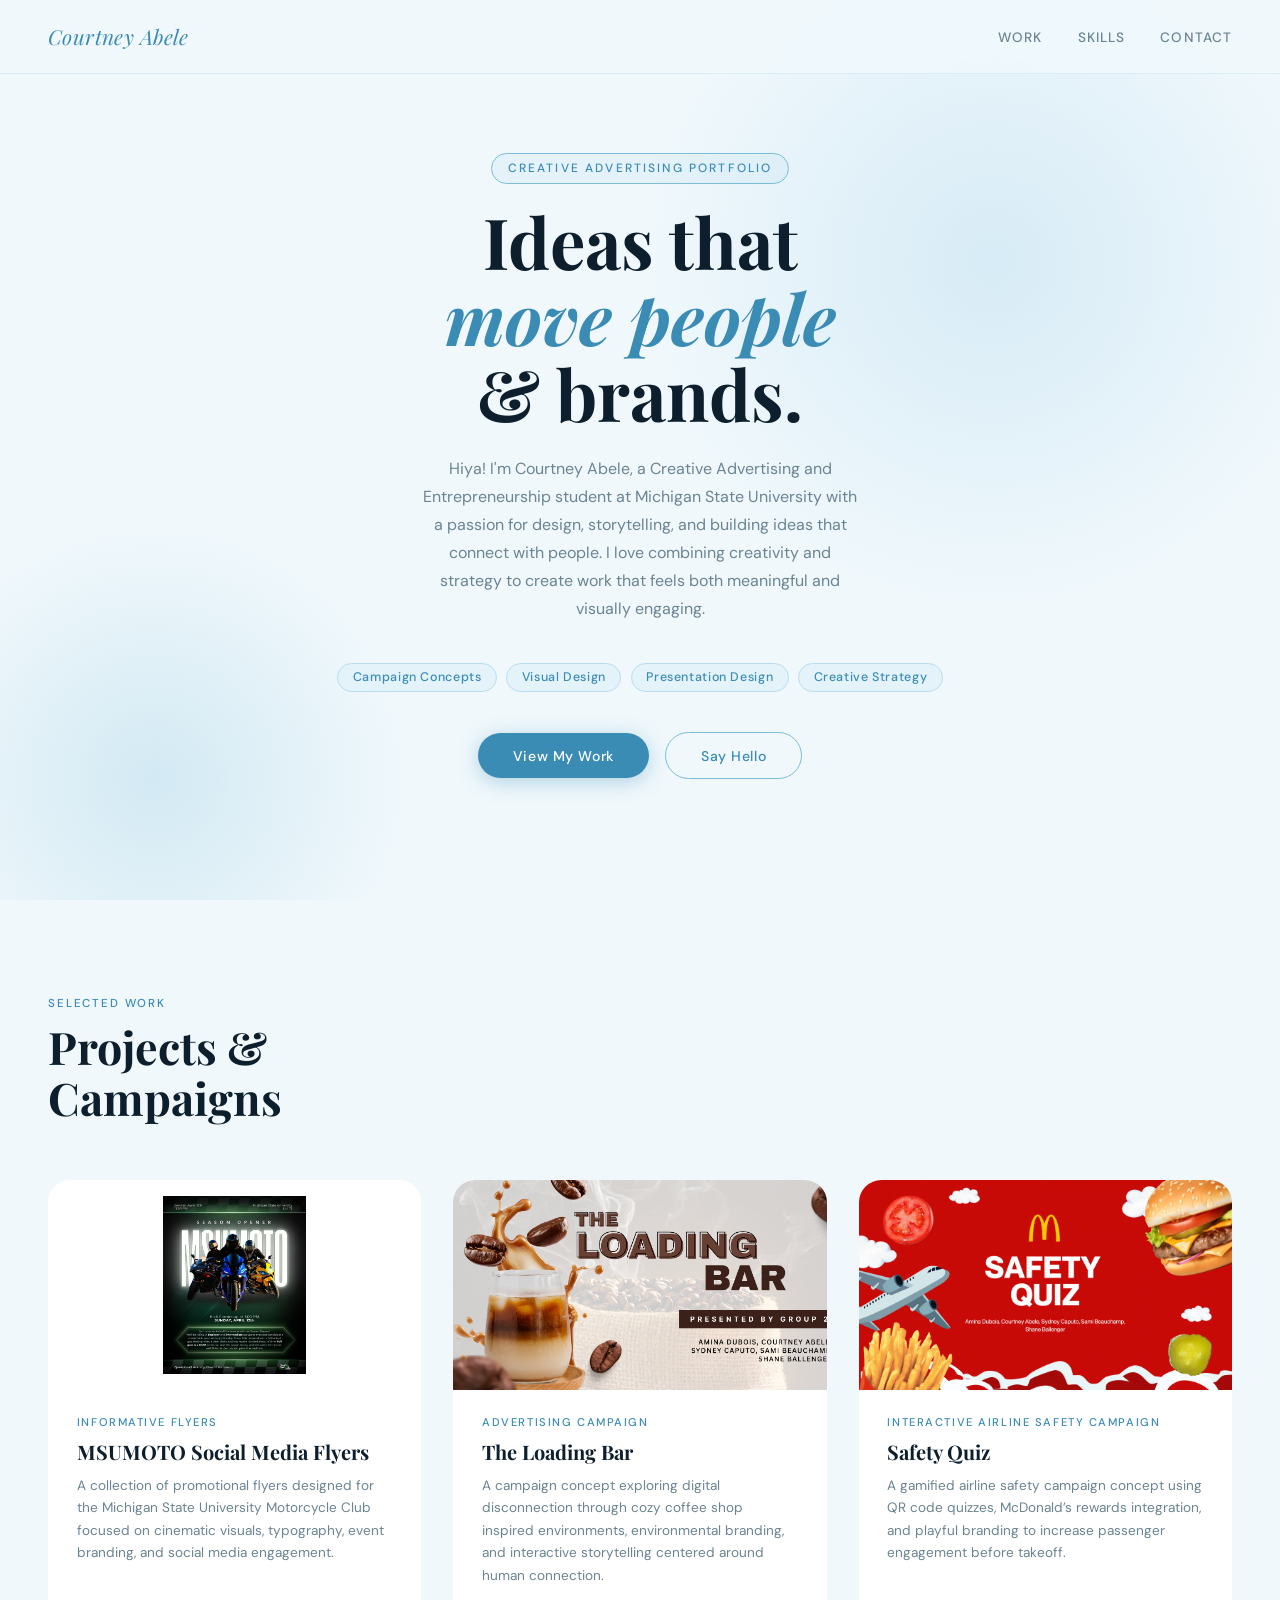
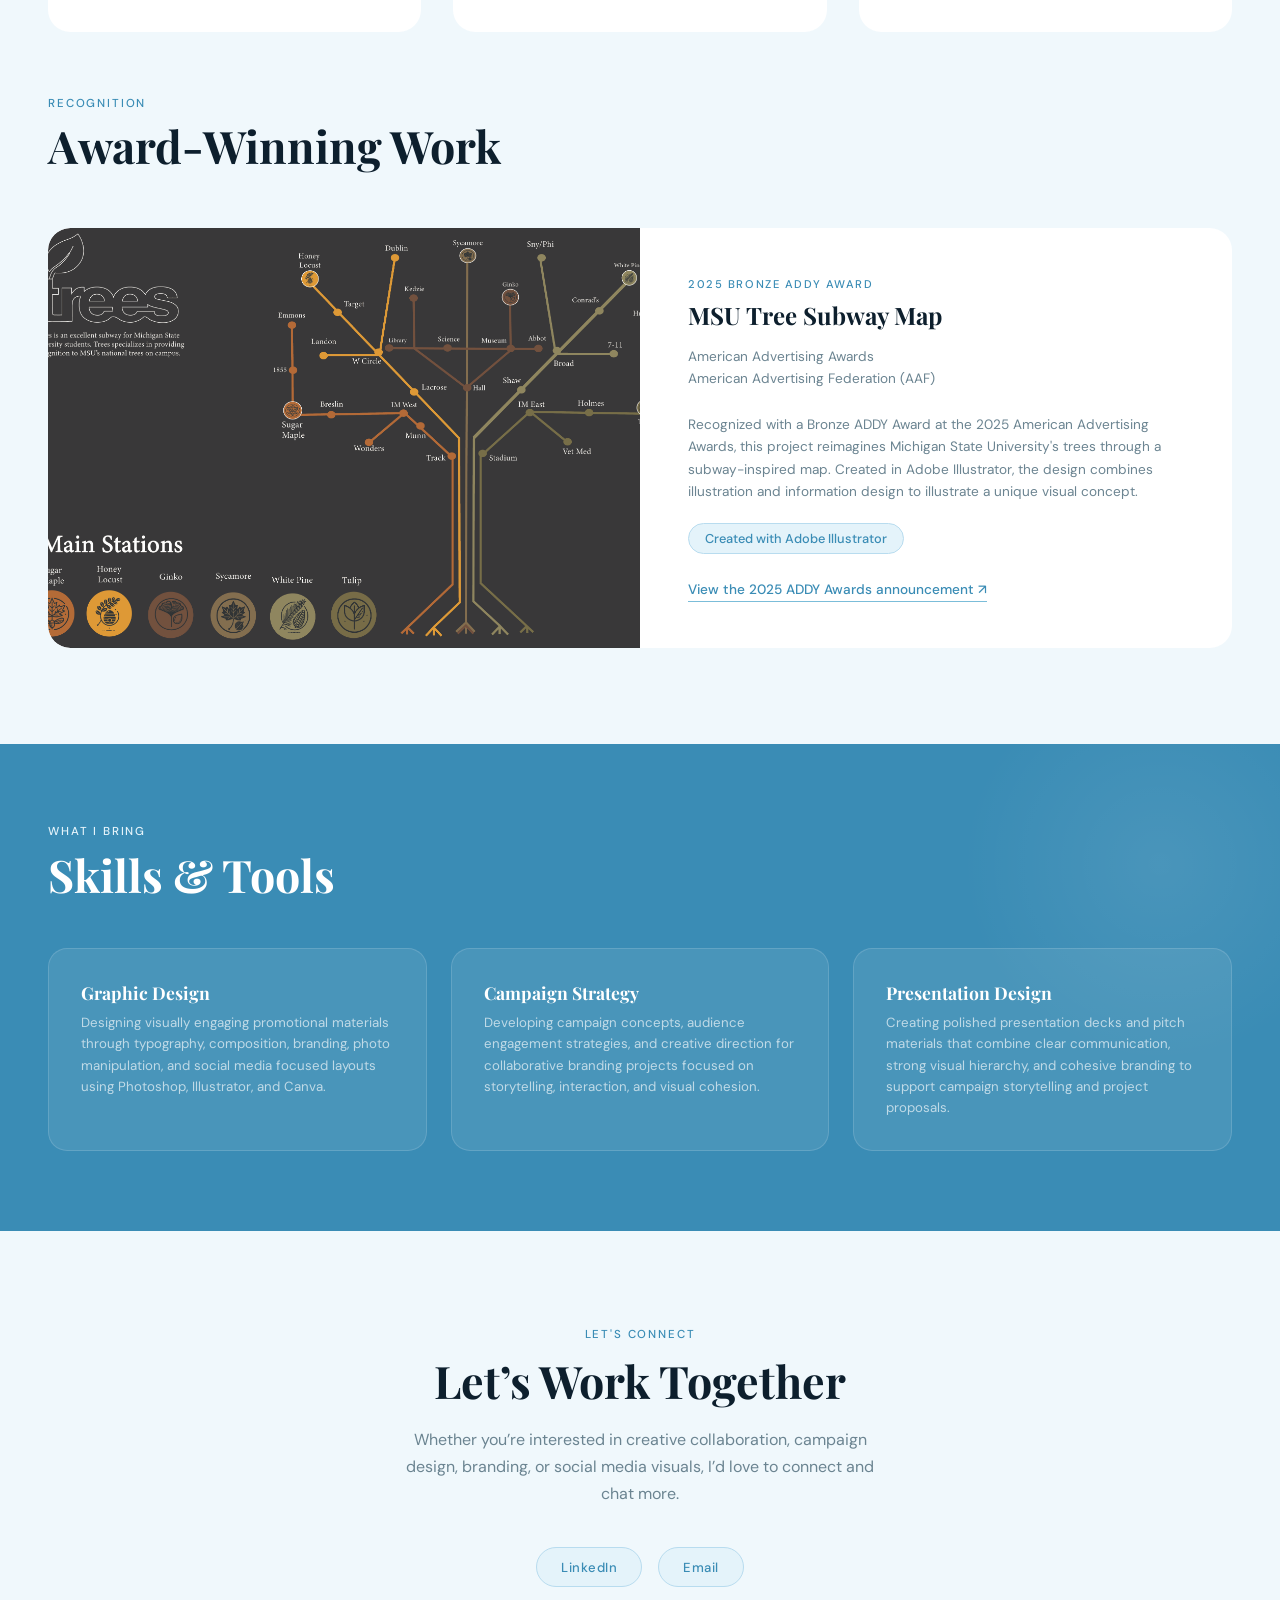
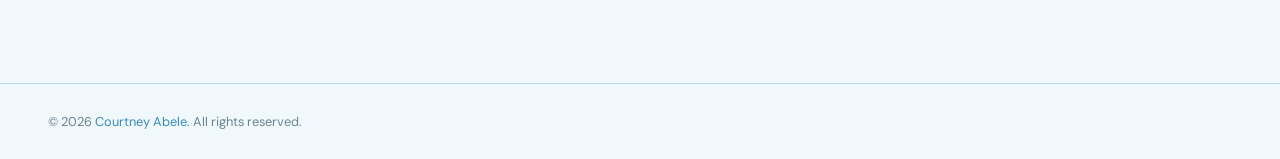
<file: index.html>
<!DOCTYPE html>
<html lang="en">
<head>
  <meta charset="UTF-8" />
  <meta name="viewport" content="width=device-width, initial-scale=1.0"/>
  <title>Portfolio — Creative Advertising</title>
  <link rel="preconnect" href="https://fonts.googleapis.com">
  <link href="https://fonts.googleapis.com/css2?family=Playfair+Display:ital,wght@0,400;0,700;1,400&family=DM+Sans:wght@300;400;500&display=swap" rel="stylesheet">
  <link rel="stylesheet" href="styles.css">
</head>
<body>

  <!-- NAV -->
  <nav>
    <a href="index.html" class="nav-logo">Courtney Abele</a>
    <ul class="nav-links">
      <li><a href="#work">Work</a></li>
      <li><a href="#skills">Skills</a></li>
      <li><a href="#contact">Contact</a></li>
    </ul>
  </nav>

  <!-- HERO -->
  <section class="hero">
    <div class="hero-text">
      <span class="hero-eyebrow">Creative Advertising Portfolio</span>
      <h1>Ideas that<br><em>move people</em><br>& brands.</h1>
      <p class="hero-bio">
        Hiya! I'm Courtney Abele, a Creative Advertising and Entrepreneurship student at Michigan State University with a passion for design, storytelling, and building ideas that connect with people. I love combining creativity and strategy to create work that feels both meaningful and visually engaging.
      </p>
      <div class="hero-tags">
        <span class="tag">Campaign Concepts</span>
        <span class="tag">Visual Design</span>
        <span class="tag">Presentation Design</span>
        <span class="tag">Creative Strategy</span>
      </div>
      <div class="hero-cta">
        <a href="#work" class="btn-primary">View My Work</a>
        <a href="mailto:courtneynabele@gmail.com" class="btn-ghost">Say Hello</a>
      </div>
    </div>
  </section>
  
  <!-- WORK -->
<section class="section" id="work">

  <div class="section-header">

    <div>
      <p class="section-label">
        Selected Work
      </p>

      <h2 class="section-title">
        Projects &<br>Campaigns
      </h2>
    </div>

  </div>

  <div class="projects-grid projects-three">

    <!-- PROJECT 1 -->
    <a href="msu_moto.html" class="project-card standard">

      <div class="card-thumb portrait-thumb">

        <span class="project_photo">
          <img
            src="moto/msumoto.eboardelections.poster.jpg"
            alt="MSUMOTO poster preview"
          >
        </span>

      </div>

      <div class="card-body">

        <p class="card-category">
          Informative Flyers
        </p>

        <h3 class="card-title">
          MSUMOTO Social Media Flyers
        </h3>

        <p class="card-desc">
          A collection of promotional flyers designed for the Michigan State University Motorcycle Club focused on cinematic visuals, typography, event branding, and social media engagement.
        </p>

      </div>

    </a>

    <!-- PROJECT 2 -->
    <a href="loading_bar.html" class="project-card standard">

      <div class="card-thumb">

        <span class="project_photo">
          <img
            src="Loading_bar/loading_bar_project.png"
            alt="The Loading Bar project preview"
          >
        </span>

      </div>

      <div class="card-body">

        <p class="card-category">
          Advertising Campaign
        </p>

        <h3 class="card-title">
          The Loading Bar
        </h3>

        <p class="card-desc">
          A campaign concept exploring digital disconnection through cozy coffee shop inspired environments, environmental branding, and interactive storytelling centered around human connection.
        </p>

      </div>

    </a>

    <!-- PROJECT 3 -->
    <a href="safety_project.html" class="project-card standard">

      <div class="card-thumb">

        <span class="project_photo">
          <img
            src="safety_project/safety_project.png"
            alt="Safety Quiz project preview"
          >
        </span>

      </div>

      <div class="card-body">

        <p class="card-category">
          Interactive Airline Safety Campaign
        </p>

        <h3 class="card-title">
          Safety Quiz
        </h3>

        <p class="card-desc">
          A gamified airline safety campaign concept using QR code quizzes, McDonald’s rewards integration, and playful branding to increase passenger engagement before takeoff.
        </p>

      </div>

    </a>

  </div>

</section>

  <!-- AWARD-WINNING WORK -->
<section class="section award-section" id="awards">

  <div class="section-header">
    <div>
      <p class="section-label">
        Recognition
      </p>

      <h2 class="section-title">
        Award-Winning Work
      </h2>
    </div>
  </div>

  <div class="award-container">

    <div class="award-image">
      <img
        src="tree_subway_map.jpg"
        alt="MSU Tree Subway Map featuring a subway-inspired illustration of Michigan State University's trees"
        loading="lazy"
      >
    </div>

    <div class="award-content">

      <p class="card-category">
        2025 Bronze ADDY Award
      </p>

      <h3 class="card-title">
        MSU Tree Subway Map
      </h3>

      <p class="award-organization">
        American Advertising Awards
        <br>
        American Advertising Federation (AAF)
      </p>

      <p class="card-desc">
        Recognized with a Bronze ADDY Award 
        at the 2025 American Advertising Awards, 
        this project reimagines Michigan State 
        University's trees through a 
        subway-inspired map. Created in Adobe 
        Illustrator, the design combines 
        illustration and information design to 
        illustrate a unique visual concept.
      </p>

      <p class="award-tool">
        Created with Adobe Illustrator
      </p>

      <p class="award-news">
        <a
          href="https://comartsci.msu.edu/about/newsroom/news/2025-comartsci-addy-awards-roundup"
          target="_blank"
          rel="noopener noreferrer"
        >
          View the 2025 ADDY Awards announcement ↗
        </a>
      </p>

    </div>

  </div>

</section>

  <section class="skills-section" id="skills">

  <p class="section-label">
    What I Bring
  </p>

  <h2 class="section-title">
    Skills &amp; Tools
  </h2>

  <div class="skills-grid">

    <div class="skill-card">

      <p class="skill-name">
        Graphic Design
      </p>

      <p class="skill-desc">
        Designing visually engaging promotional materials through typography, composition, branding, photo manipulation, and social media focused layouts using Photoshop, Illustrator, and Canva.
      </p>

    </div>

    <div class="skill-card">

      <p class="skill-name">
        Campaign Strategy
      </p>

      <p class="skill-desc">
        Developing campaign concepts, audience engagement strategies, and creative direction for collaborative branding projects focused on storytelling, interaction, and visual cohesion.
      </p>

    </div>

    <div class="skill-card">

      <p class="skill-name">
        Presentation Design
      </p>

      <p class="skill-desc">
        Creating polished presentation decks and pitch materials that combine clear communication, strong visual hierarchy, and cohesive branding to support campaign storytelling and project proposals.
      </p>

    </div>

  </div>

</section>

<!-- CONTACT -->
<section class="contact-section" id="contact">

  <span class="section-label">
    Let's Connect
  </span>

  <h2 class="section-title">
    Let’s Work Together
  </h2>

  <p>
    Whether you’re interested in creative collaboration, campaign design, branding, or social media visuals, I’d love to connect and chat more.
  </p>

  <div class="social-links">

    <a 
      href="https://www.linkedin.com/in/courtney-abele-0a053827a/"
      target="_blank"
      class="social-link"
    >
      LinkedIn
    </a>

    <a 
      href="mailto:courtneynabele@gmail.com"
      class="social-link"
    >
      Email
    </a>

  </div>

</section>

  <!-- FOOTER -->
  <footer>
    <span>© 2026 <a href="#">Courtney Abele</a>. All rights reserved.</span>
  </footer>

</body>
</html>
</file>
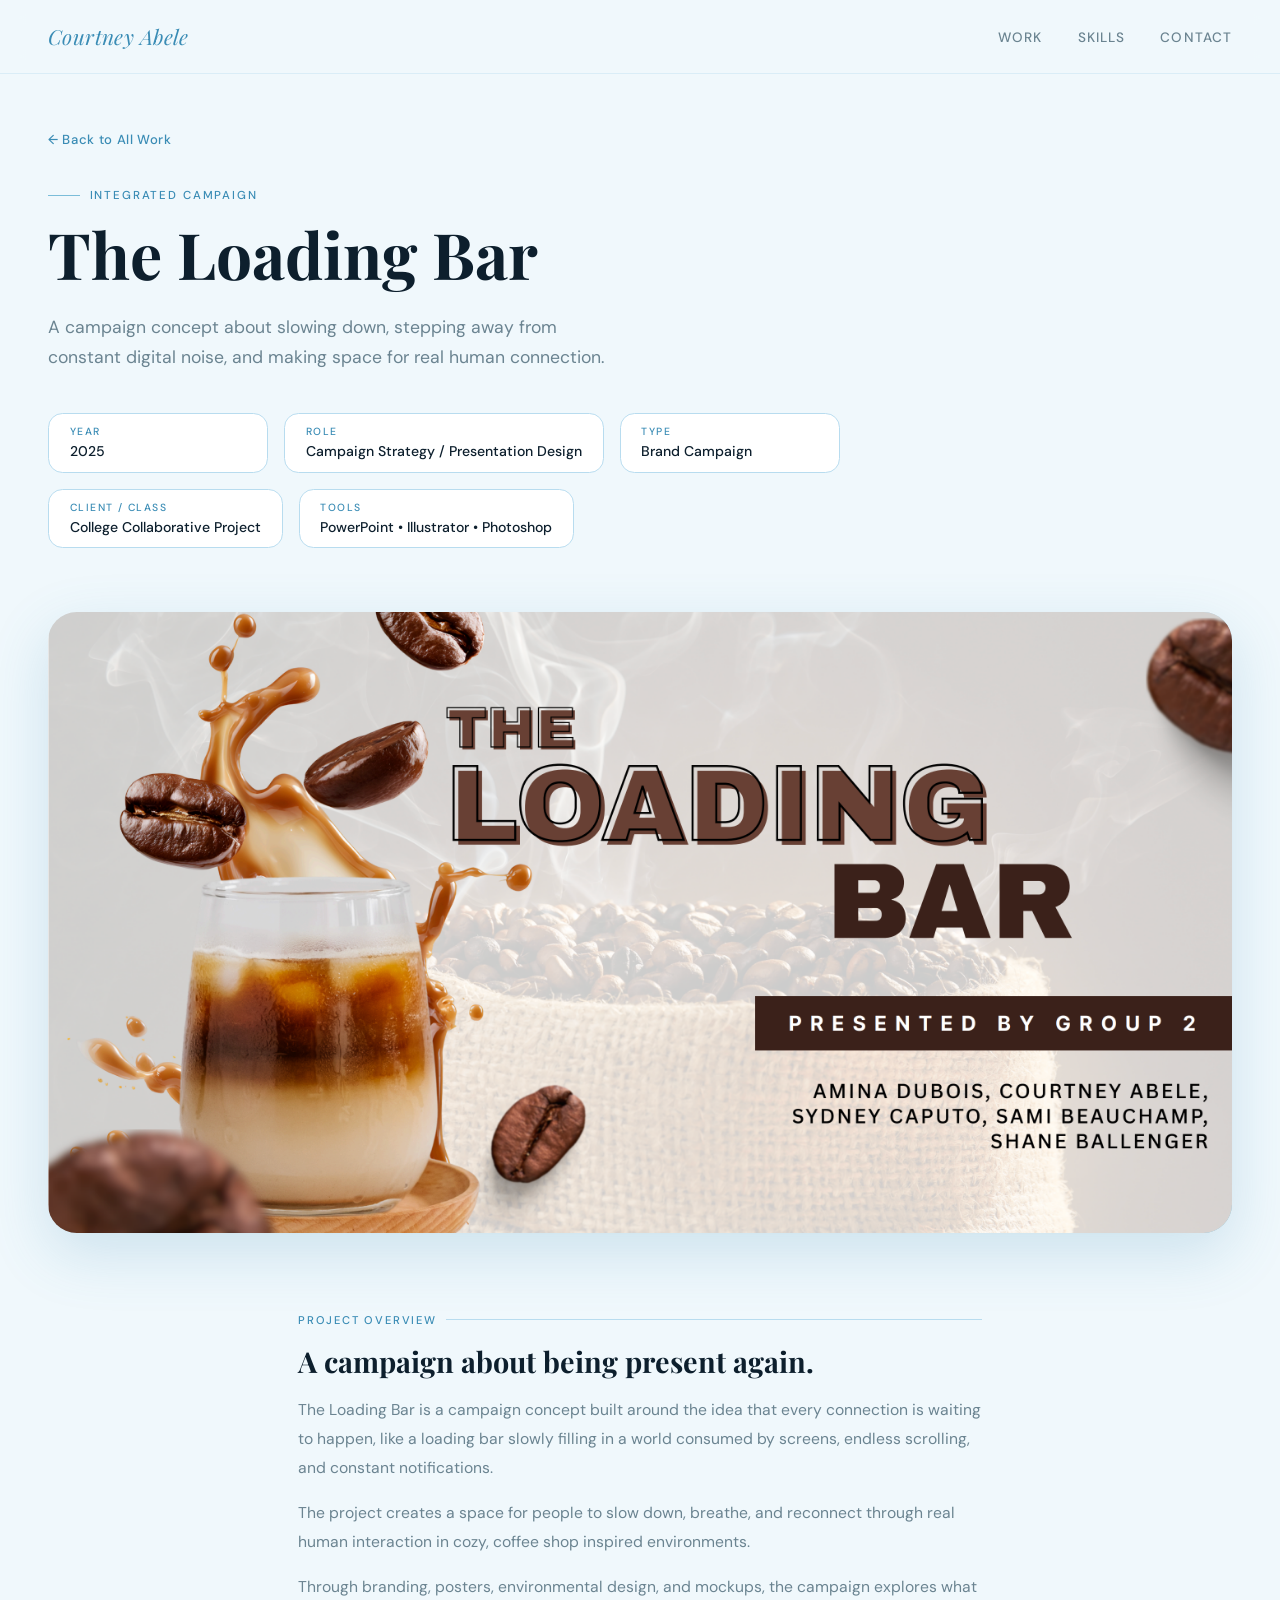
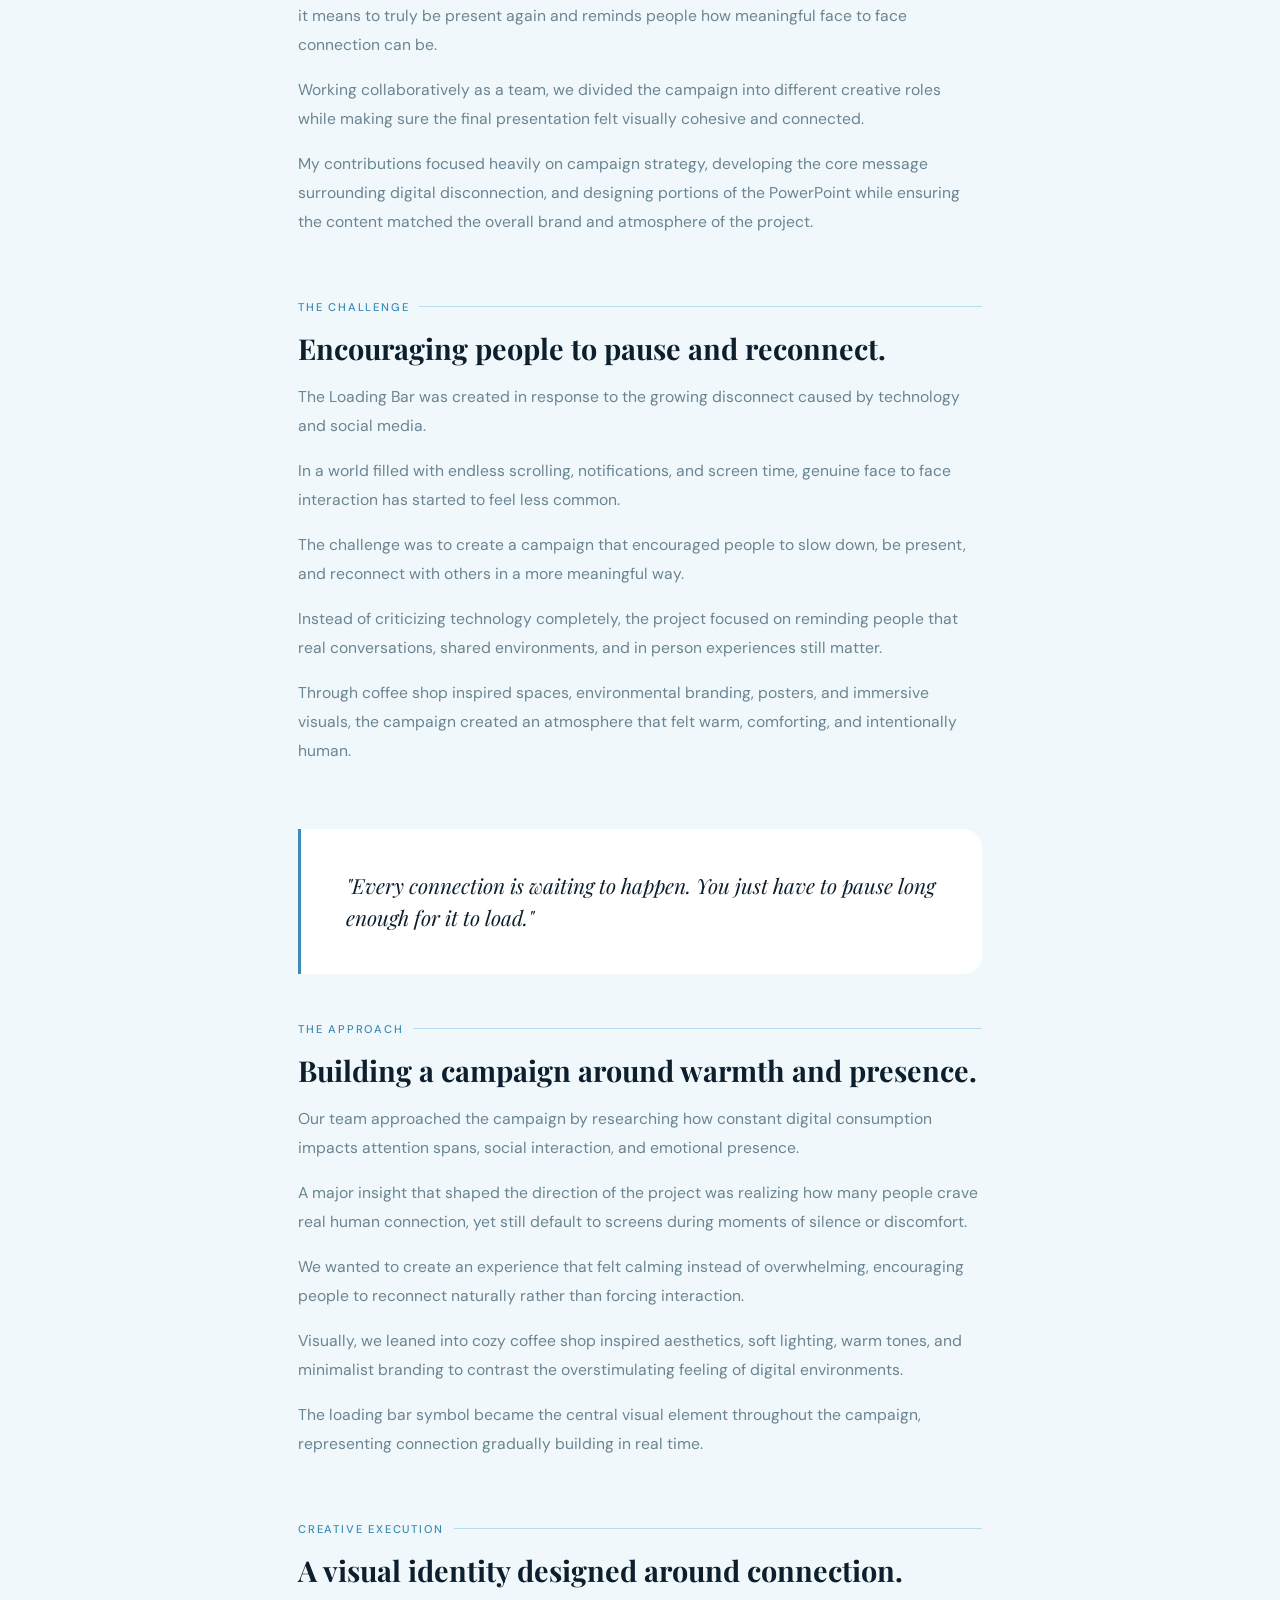
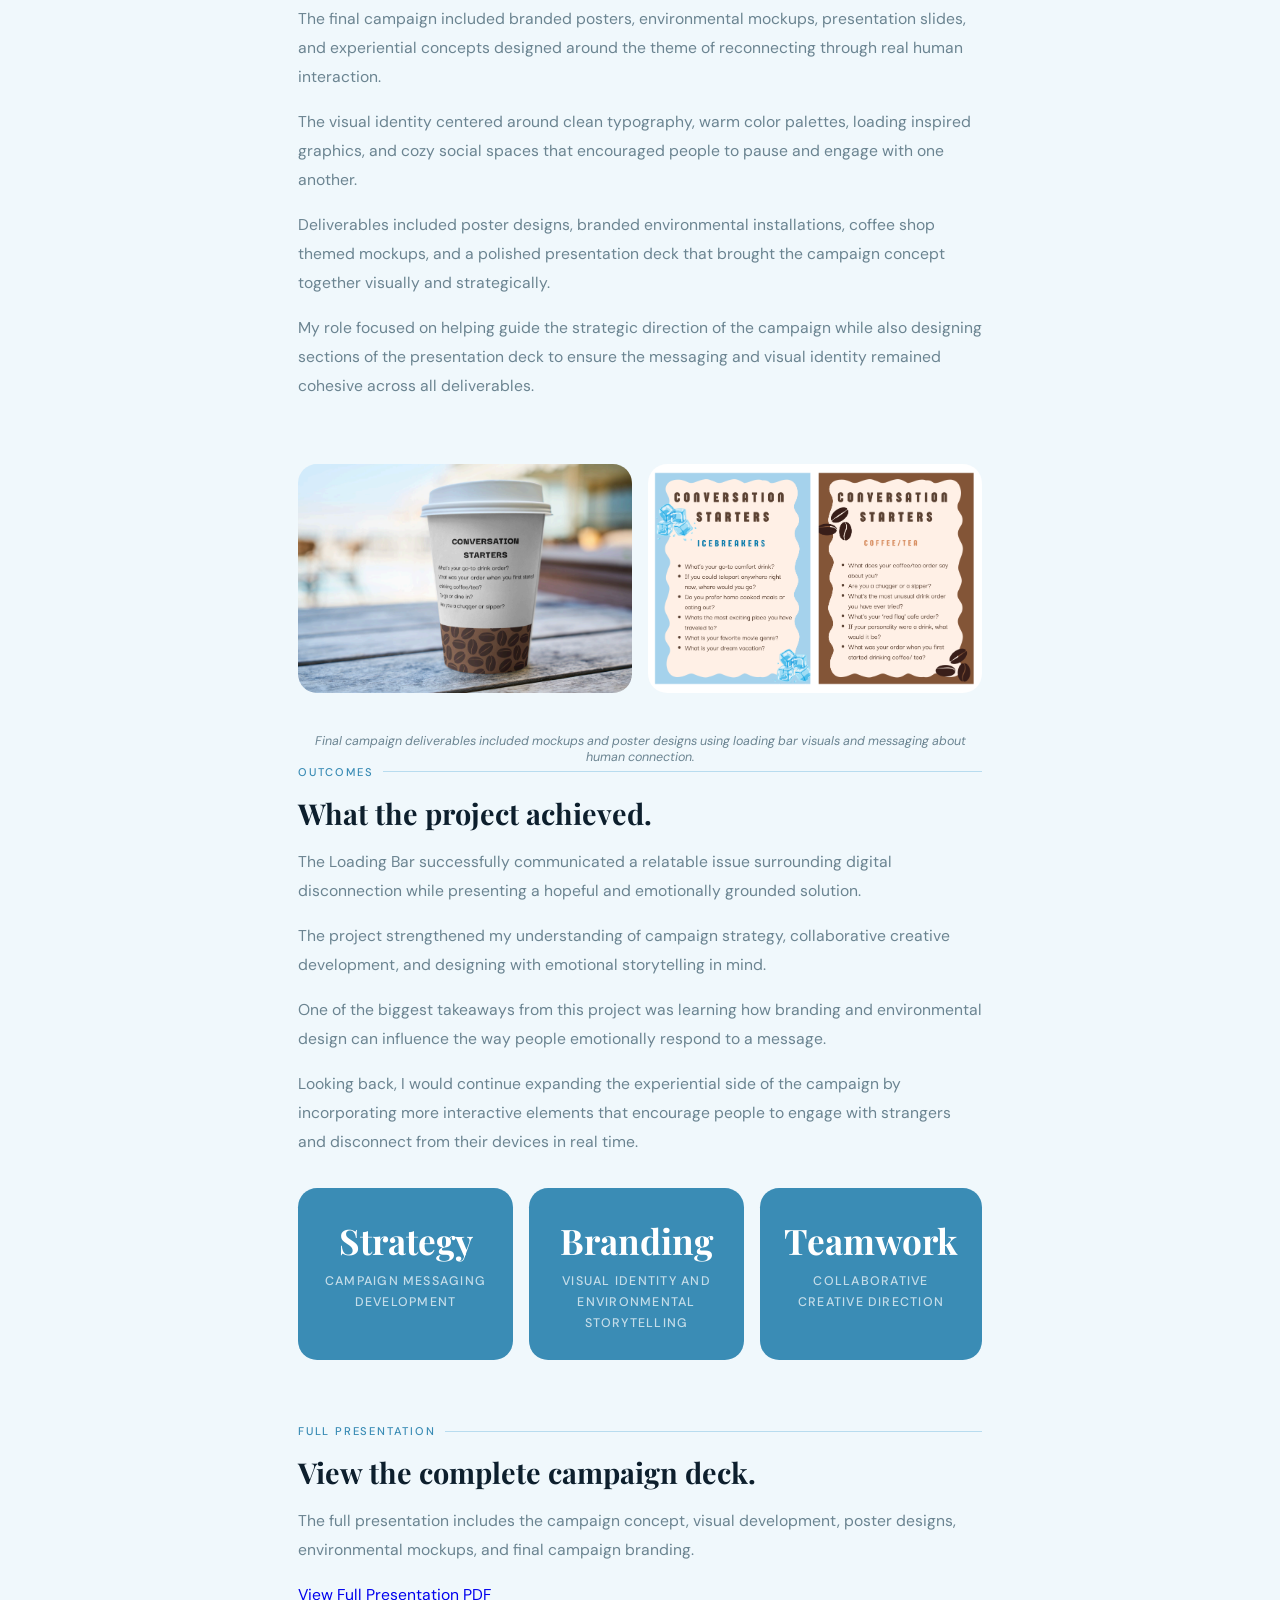
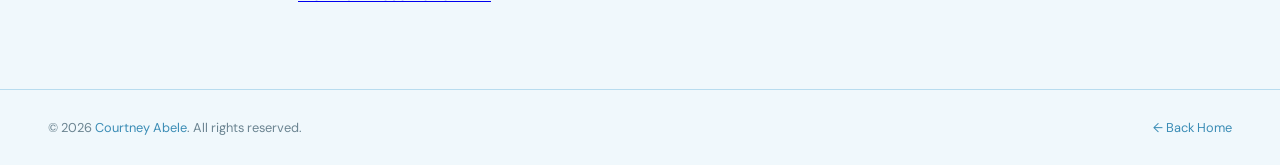
<file: loading_bar.html>
<!DOCTYPE html>
<html lang="en">
<head>
  <meta charset="UTF-8" />
  <meta name="viewport" content="width=device-width, initial-scale=1.0"/>
  <title>The Loading Bar — Portfolio</title>

  <link rel="preconnect" href="https://fonts.googleapis.com">

  <link href="https://fonts.googleapis.com/css2?family=Playfair+Display:ital,wght@0,400;0,700;1,400&family=DM+Sans:wght@300;400;500&display=swap" rel="stylesheet">

  <link rel="stylesheet" href="styles.css">
</head>

<body>

  <!-- NAV -->
  <nav>
    <a href="index.html" class="nav-logo">Courtney Abele</a>

    <ul class="nav-links">
      <li><a href="index.html#work">Work</a></li>
      <li><a href="index.html#skills">Skills</a></li>
      <li><a href="index.html#contact">Contact</a></li>
    </ul>
  </nav>

  <!-- HERO -->
  <header class="project-hero">

    <a href="index.html" class="back-link">
      ← Back to All Work
    </a>

    <p class="project-category">
      Integrated Campaign
    </p>

    <h1 class="project-title">
      The Loading Bar
    </h1>

    <p class="project-tagline">
      A campaign concept about slowing down, stepping away from constant digital noise, and making space for real human connection.
    </p>

    <div class="project-meta">

  <div class="meta-item">
    <span class="meta-label">Year</span>
    <span class="meta-value">2025</span>
  </div>

  <div class="meta-item">
    <span class="meta-label">Role</span>
    <span class="meta-value">Campaign Strategy / Presentation Design</span>
  </div>

  <div class="meta-item">
    <span class="meta-label">Type</span>
    <span class="meta-value">Brand Campaign</span>
  </div>

  <div class="meta-item">
    <span class="meta-label">Client / Class</span>
    <span class="meta-value">College Collaborative Project</span>
  </div>

  <div class="meta-item">
    <span class="meta-label">Tools</span>
    <span class="meta-value">
      PowerPoint • Illustrator • Photoshop
    </span>
  </div>

</div>
  </header>
  

  <!-- COVER IMAGE -->
  <div class="project-cover">

    <div class="cover-placeholder">

      <img
        src="Loading_bar/loading_bar_project.png"
        alt="The Loading Bar campaign hero image"
      >

    </div>

  </div>

  <!-- MAIN CONTENT -->
  <main class="project-body">

    <!-- PROJECT OVERVIEW -->
    <section class="content-section">

      <p class="content-label">
        Project Overview
      </p>

      <h2 class="content-heading">
        A campaign about being present again.
      </h2>

      <div class="content-body">

        <p>
          The Loading Bar is a campaign concept built around the idea that every connection is waiting to happen, like a loading bar slowly filling in a world consumed by screens, endless scrolling, and constant notifications.
        </p>

        <p>
          The project creates a space for people to slow down, breathe, and reconnect through real human interaction in cozy, coffee shop inspired environments.
        </p>

        <p>
          Through branding, posters, environmental design, and mockups, the campaign explores what it means to truly be present again and reminds people how meaningful face to face connection can be.
        </p>

        <p>
          Working collaboratively as a team, we divided the campaign into different creative roles while making sure the final presentation felt visually cohesive and connected.
        </p>

        <p>
          My contributions focused heavily on campaign strategy, developing the core message surrounding digital disconnection, and designing portions of the PowerPoint while ensuring the content matched the overall brand and atmosphere of the project.
        </p>

      </div>

    </section>

    <!-- CHALLENGE -->
    <section class="content-section">

      <p class="content-label">
        The Challenge
      </p>

      <h2 class="content-heading">
        Encouraging people to pause and reconnect.
      </h2>

      <div class="content-body">

        <p>
          The Loading Bar was created in response to the growing disconnect caused by technology and social media.
        </p>

        <p>
          In a world filled with endless scrolling, notifications, and screen time, genuine face to face interaction has started to feel less common.
        </p>

        <p>
          The challenge was to create a campaign that encouraged people to slow down, be present, and reconnect with others in a more meaningful way.
        </p>

        <p>
          Instead of criticizing technology completely, the project focused on reminding people that real conversations, shared environments, and in person experiences still matter.
        </p>

        <p>
          Through coffee shop inspired spaces, environmental branding, posters, and immersive visuals, the campaign created an atmosphere that felt warm, comforting, and intentionally human.
        </p>

      </div>

    </section>

    <!-- QUOTE -->
    <blockquote class="pull-quote">

      <p>
        "Every connection is waiting to happen. You just have to pause long enough for it to load."
      </p>

    </blockquote>

    <!-- APPROACH -->
    <section class="content-section">

      <p class="content-label">
        The Approach
      </p>

      <h2 class="content-heading">
        Building a campaign around warmth and presence.
      </h2>

      <div class="content-body">

        <p>
          Our team approached the campaign by researching how constant digital consumption impacts attention spans, social interaction, and emotional presence.
        </p>

        <p>
          A major insight that shaped the direction of the project was realizing how many people crave real human connection, yet still default to screens during moments of silence or discomfort.
        </p>

        <p>
          We wanted to create an experience that felt calming instead of overwhelming, encouraging people to reconnect naturally rather than forcing interaction.
        </p>

        <p>
          Visually, we leaned into cozy coffee shop inspired aesthetics, soft lighting, warm tones, and minimalist branding to contrast the overstimulating feeling of digital environments.
        </p>

        <p>
          The loading bar symbol became the central visual element throughout the campaign, representing connection gradually building in real time.
        </p>

      </div>

    </section>

    <!-- EXECUTION -->
    <section class="content-section">

      <p class="content-label">
        Creative Execution
      </p>

      <h2 class="content-heading">
        A visual identity designed around connection.
      </h2>

      <div class="content-body">

        <p>
          The final campaign included branded posters, environmental mockups, presentation slides, and experiential concepts designed around the theme of reconnecting through real human interaction.
        </p>

        <p>
          The visual identity centered around clean typography, warm color palettes, loading inspired graphics, and cozy social spaces that encouraged people to pause and engage with one another.
        </p>

        <p>
          Deliverables included poster designs, branded environmental installations, coffee shop themed mockups, and a polished presentation deck that brought the campaign concept together visually and strategically.
        </p>

        <p>
          My role focused on helping guide the strategic direction of the campaign while also designing sections of the presentation deck to ensure the messaging and visual identity remained cohesive across all deliverables.
        </p>

      </div>

    </section>

    <!-- DUAL IMAGES -->
    <div class="image-duo">

      <div class="image-block">

        <img
          src="Loading_bar/loading_bar_mockup.png"
          alt="Environmental mockup for The Loading Bar campaign"
        >

      </div>

      <div class="image-block">

        <img
          src="Loading_bar/loading_bar_poster.png"
          alt="Poster design for The Loading Bar campaign"
        >

      </div>

    </div>

    <p class="image-caption">
      Final campaign deliverables included mockups and poster designs using loading bar visuals and messaging about human connection. <br> 
    </p>

    <!-- OUTCOMES -->
    <section class="content-section">

      <p class="content-label">
        Outcomes
      </p>

      <h2 class="content-heading">
        What the project achieved.
      </h2>

      <div class="content-body">

        <p>
          The Loading Bar successfully communicated a relatable issue surrounding digital disconnection while presenting a hopeful and emotionally grounded solution.
        </p>

        <p>
          The project strengthened my understanding of campaign strategy, collaborative creative development, and designing with emotional storytelling in mind.
        </p>

        <p>
          One of the biggest takeaways from this project was learning how branding and environmental design can influence the way people emotionally respond to a message.
        </p>

        <p>
          Looking back, I would continue expanding the experiential side of the campaign by incorporating more interactive elements that encourage people to engage with strangers and disconnect from their devices in real time.
        </p>

      </div>

      <div class="outcomes-grid">

        <div class="outcome-card">
          <span class="outcome-number">Strategy</span>
          <span class="outcome-label">
            Campaign Messaging Development
          </span>
        </div>

        <div class="outcome-card">
          <span class="outcome-number">Branding</span>
          <span class="outcome-label">
            Visual Identity and Environmental Storytelling
          </span>
        </div>

        <div class="outcome-card">
          <span class="outcome-number">Teamwork</span>
          <span class="outcome-label">
            Collaborative Creative Direction
          </span>
        </div>

      </div>

    </section>

    <!-- PDF -->
    <section class="content-section">

      <p class="content-label">
        Full Presentation
      </p>

      <h2 class="content-heading">
        View the complete campaign deck.
      </h2>

      <div class="content-body">

        <p>
          The full presentation includes the campaign concept, visual development, poster designs, environmental mockups, and final campaign branding.
        </p>

        <p>
          <a
            href="Loading_bar/The_Loading_Bar.pdf"
            target="_blank"
            class="pdf-button"
          >
            View Full Presentation PDF
          </a>
        </p>

      </div>

    </section>

  </main>


  <!-- FOOTER -->
  <footer>

    <span>
      © 2026 <a href="index.html">Courtney Abele</a>. All rights reserved.
    </span>

    <a href="index.html">
      ← Back Home
    </a>

  </footer>

</body>
</html>
</file>
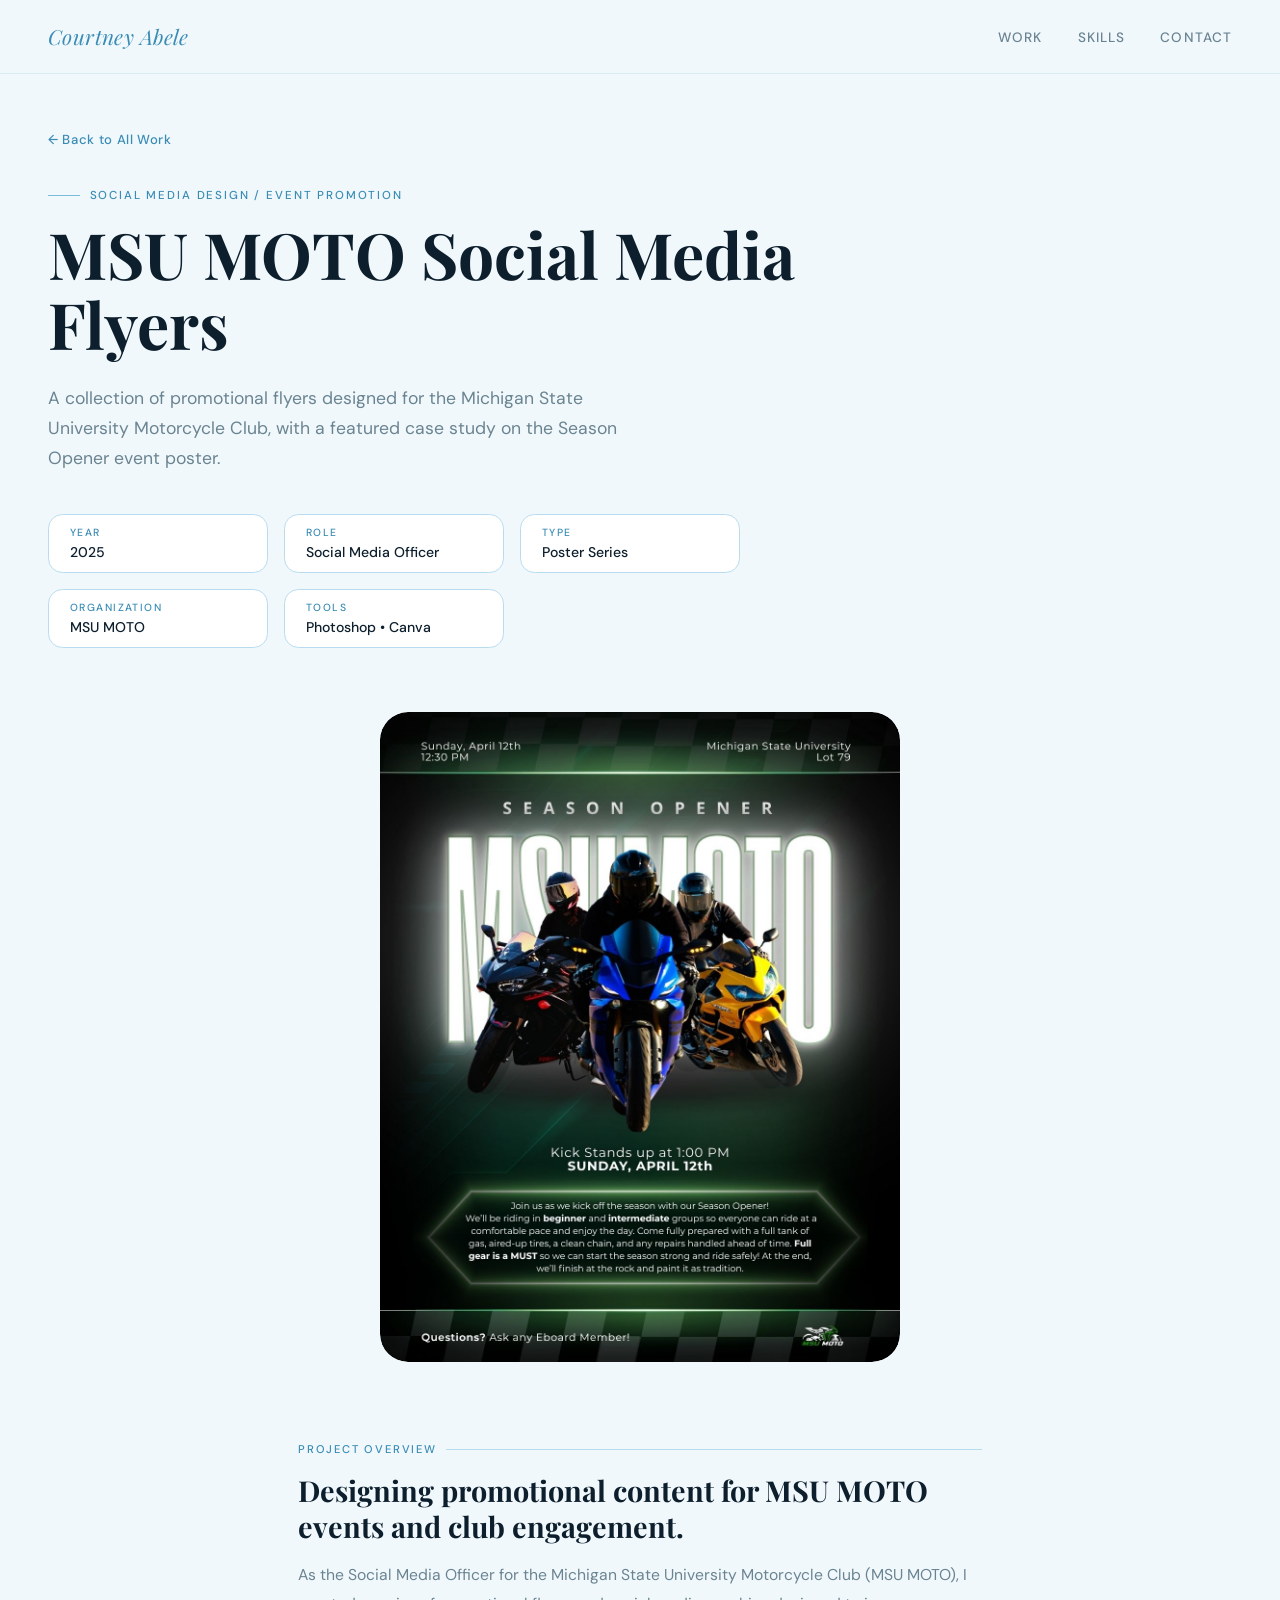
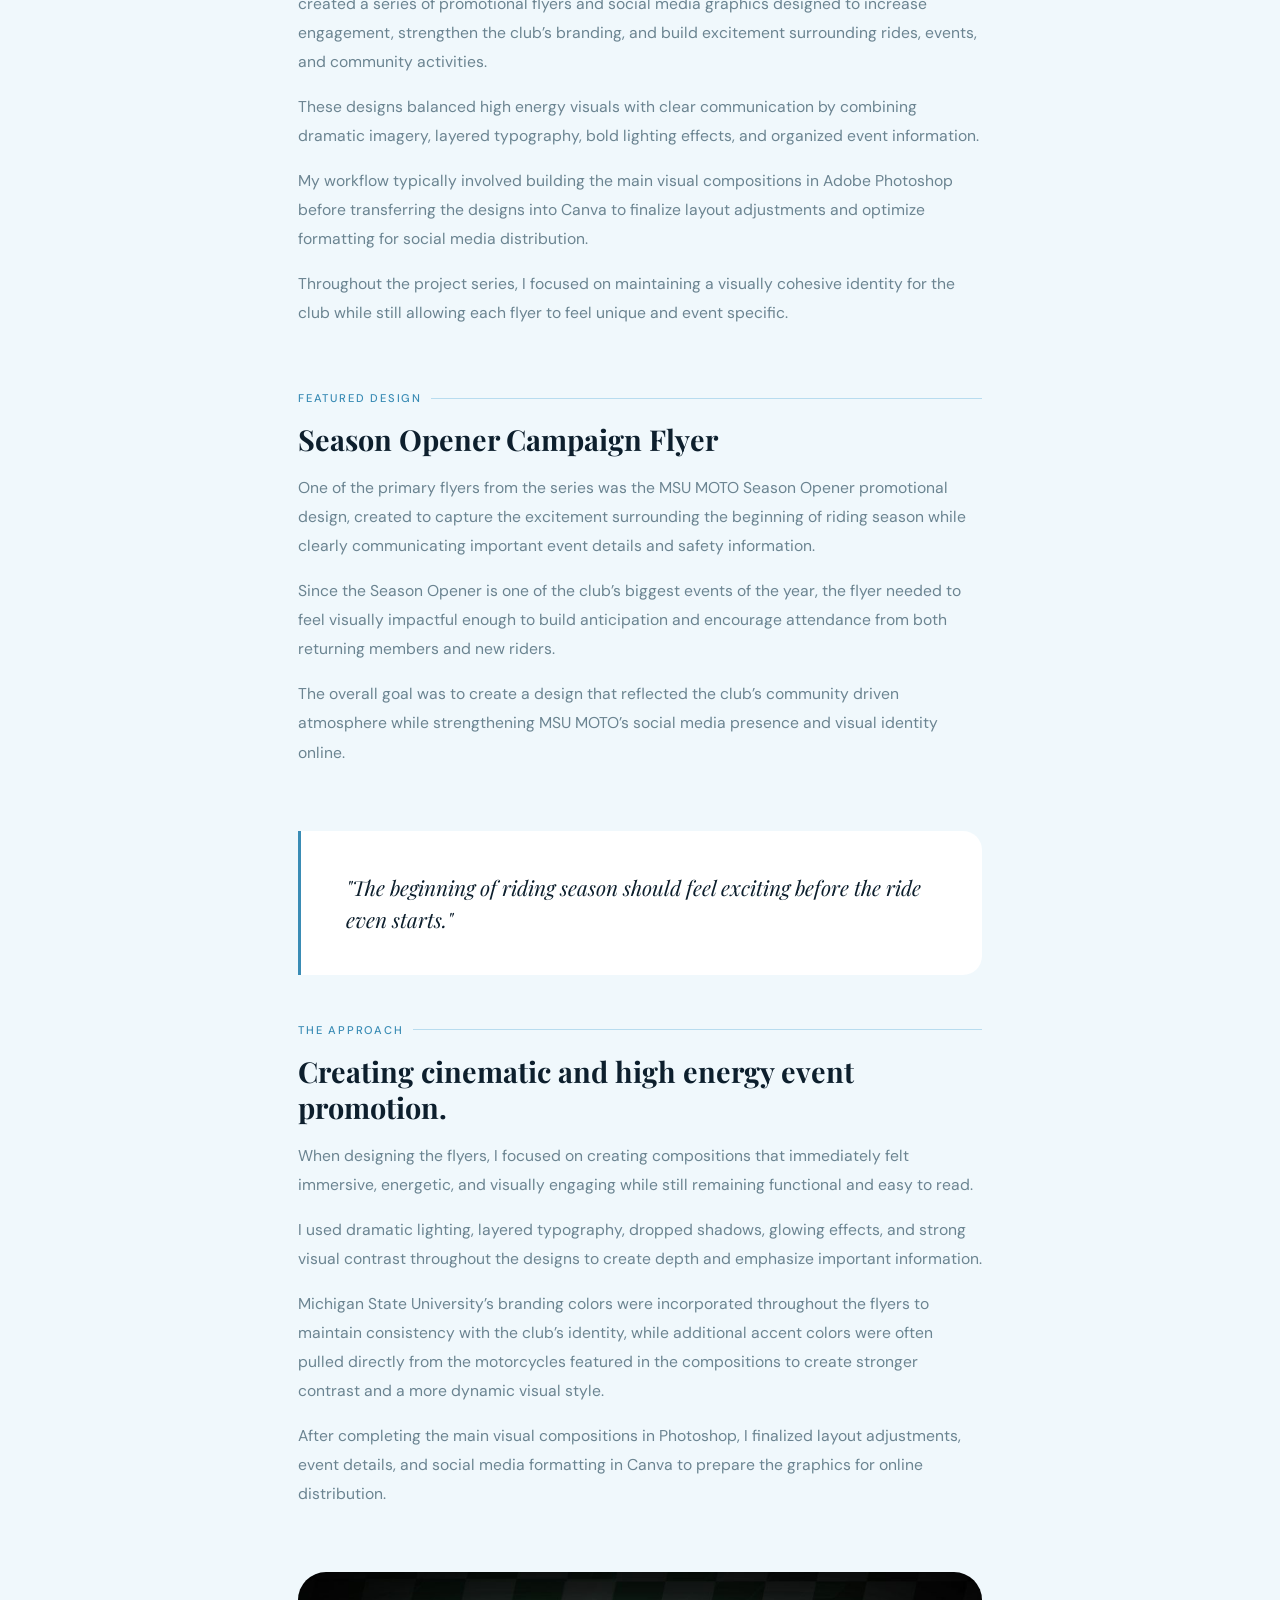
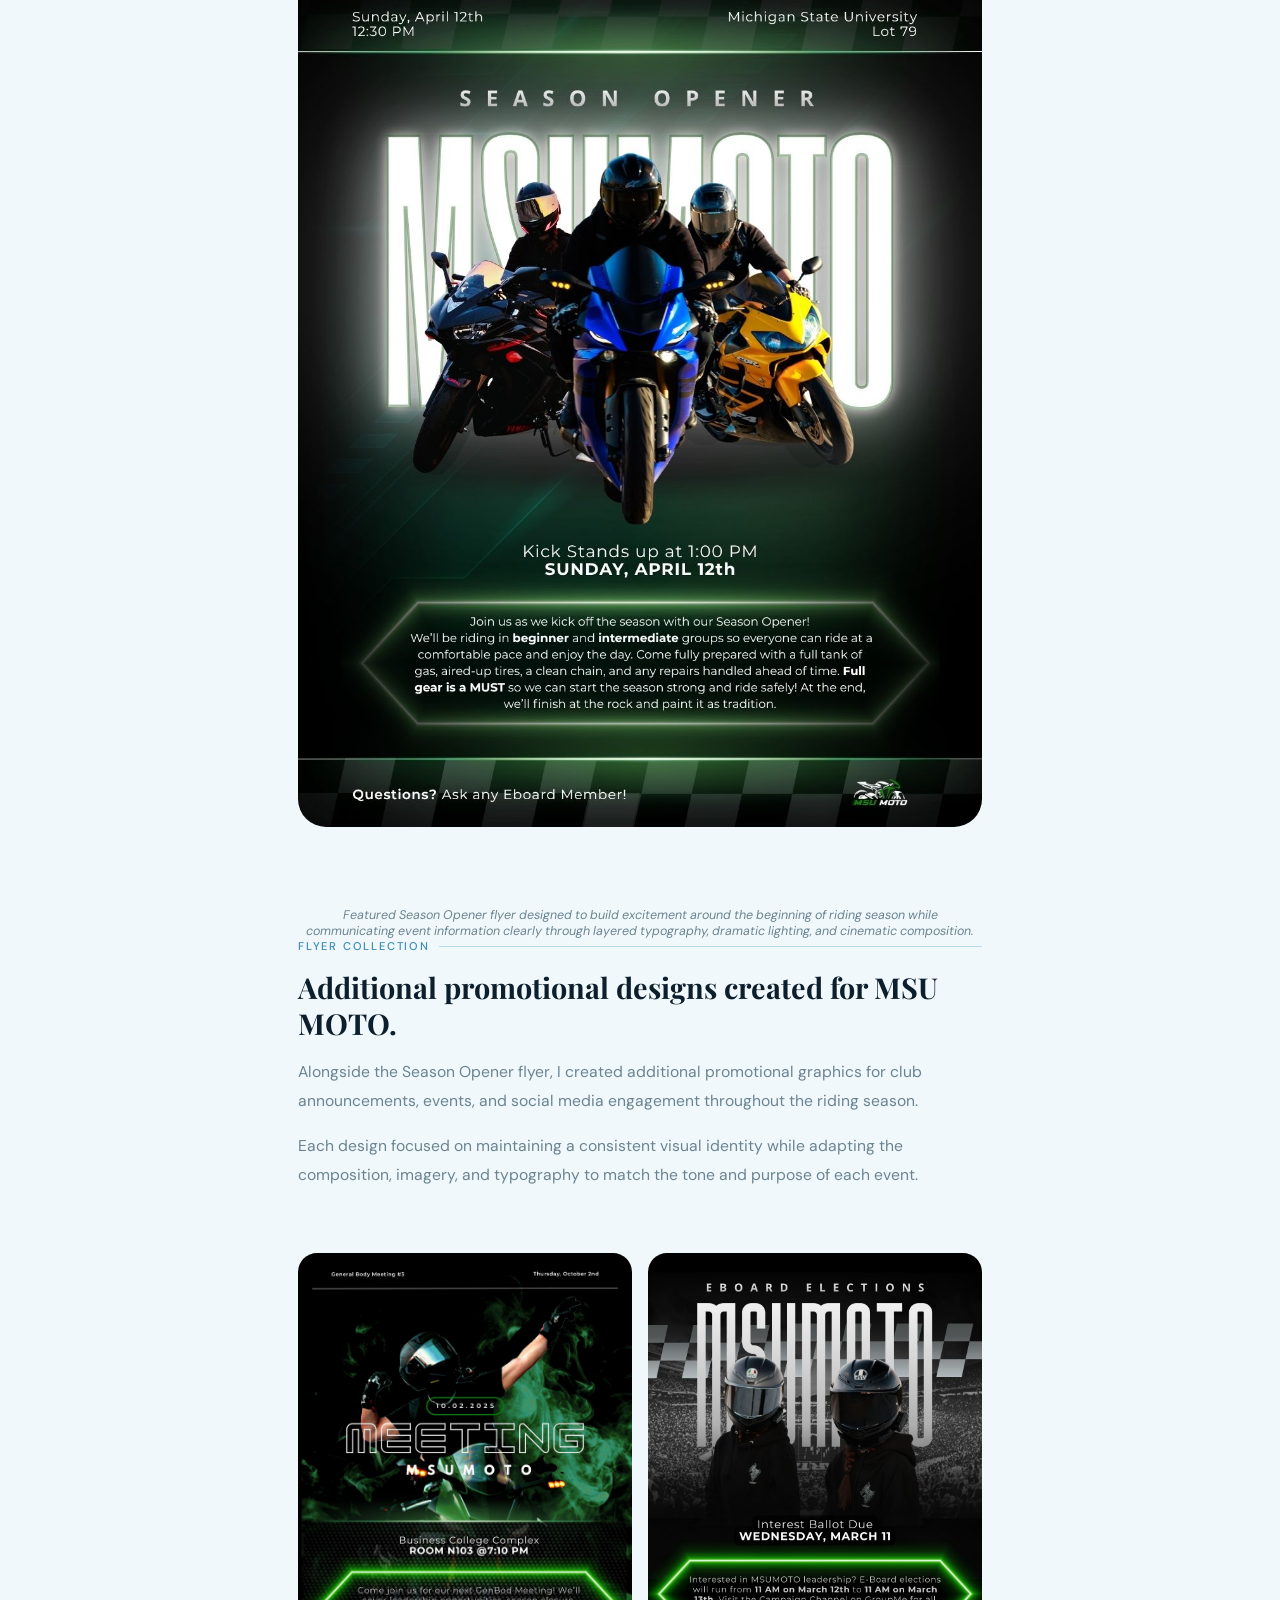
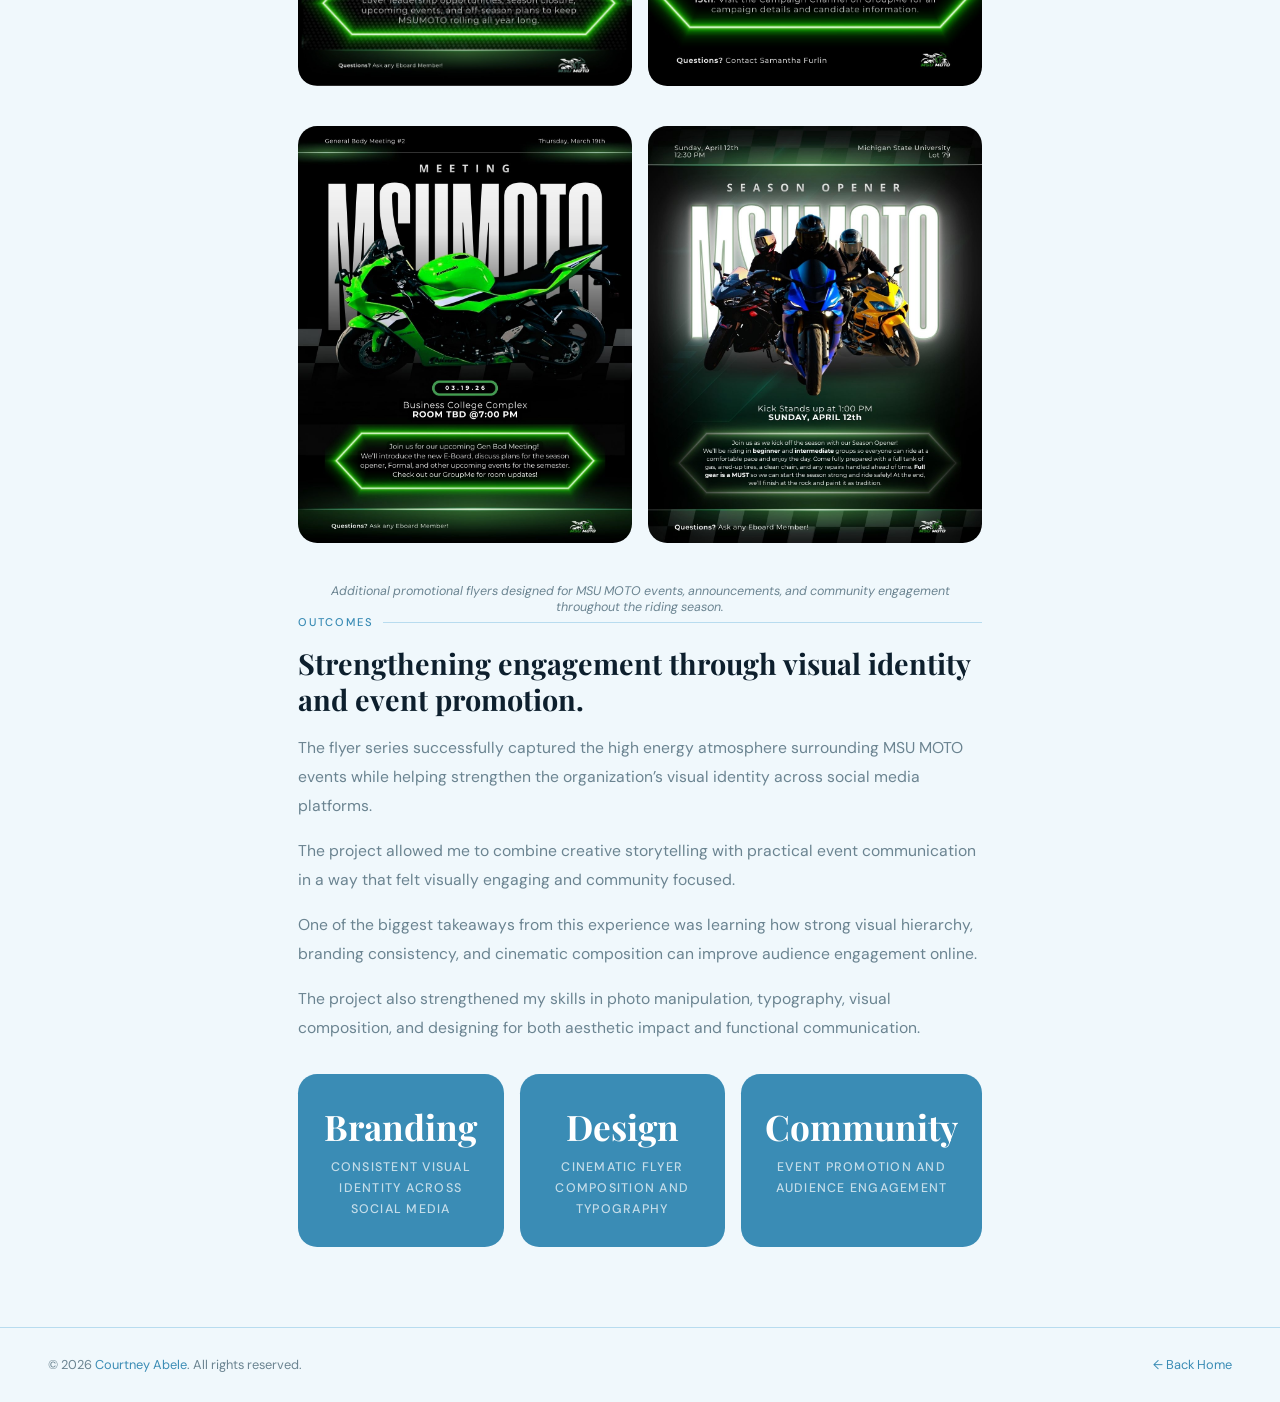
<file: msu_moto.html>
<!DOCTYPE html>
<html lang="en">
<head>
  <meta charset="UTF-8" />
  <meta name="viewport" content="width=device-width, initial-scale=1.0"/>
  <title>MSU MOTO Social Media Flyers — Portfolio</title>

  <link rel="preconnect" href="https://fonts.googleapis.com">

  <link href="https://fonts.googleapis.com/css2?family=Playfair+Display:ital,wght@0,400;0,700;1,400&family=DM+Sans:wght@300;400;500&display=swap" rel="stylesheet">

  <link rel="stylesheet" href="styles.css">
</head>

<body>

  <!-- NAV -->
  <nav>

    <a href="index.html" class="nav-logo">
      Courtney Abele
    </a>

    <ul class="nav-links">
      <li><a href="index.html#work">Work</a></li>
      <li><a href="index.html#skills">Skills</a></li>
      <li><a href="index.html#contact">Contact</a></li>
    </ul>

  </nav>

  <!-- HERO -->
  <header class="project-hero">

    <a href="index.html" class="back-link">
      ← Back to All Work
    </a>

    <p class="project-category">
      Social Media Design / Event Promotion
    </p>

    <h1 class="project-title">
      MSU MOTO Social Media Flyers
    </h1>

    <p class="project-tagline">
      A collection of promotional flyers designed for the Michigan State University Motorcycle Club, with a featured case study on the Season Opener event poster.
    </p>

    <div class="project-meta">

      <div class="meta-item">
        <span class="meta-label">Year</span>
        <span class="meta-value">2025</span>
      </div>

      <div class="meta-item">
        <span class="meta-label">Role</span>
        <span class="meta-value">Social Media Officer</span>
      </div>

      <div class="meta-item">
        <span class="meta-label">Type</span>
        <span class="meta-value">Poster Series</span>
      </div>

      <div class="meta-item">
        <span class="meta-label">Organization</span>
        <span class="meta-value">MSU MOTO</span>
      </div>

      <div class="meta-item">
        <span class="meta-label">Tools</span>
        <span class="meta-value">
          Photoshop • Canva
        </span>
      </div>

    </div>

  </header>

  <!-- HERO IMAGE -->
  <div class="project-cover portrait-cover">

    <div class="cover-placeholder">

      <img
        src="moto/msumoto.eboardelections.poster.jpg"
        alt="MSU MOTO Season Opener flyer design"
      >

    </div>

  </div>

  <!-- MAIN CONTENT -->
  <main class="project-body">

    <!-- PROJECT OVERVIEW -->
    <section class="content-section">

      <p class="content-label">
        Project Overview
      </p>

      <h2 class="content-heading">
        Designing promotional content for MSU MOTO events and club engagement.
      </h2>

      <div class="content-body">

        <p>
          As the Social Media Officer for the Michigan State University Motorcycle Club (MSU MOTO), I created a series of promotional flyers and social media graphics designed to increase engagement, strengthen the club’s branding, and build excitement surrounding rides, events, and community activities.
        </p>

        <p>
          These designs balanced high energy visuals with clear communication by combining dramatic imagery, layered typography, bold lighting effects, and organized event information.
        </p>

        <p>
          My workflow typically involved building the main visual compositions in Adobe Photoshop before transferring the designs into Canva to finalize layout adjustments and optimize formatting for social media distribution.
        </p>

        <p>
          Throughout the project series, I focused on maintaining a visually cohesive identity for the club while still allowing each flyer to feel unique and event specific.
        </p>

      </div>

    </section>

    <!-- FEATURED PROJECT -->
    <section class="content-section">

      <p class="content-label">
        Featured Design
      </p>

      <h2 class="content-heading">
        Season Opener Campaign Flyer
      </h2>

      <div class="content-body">

        <p>
          One of the primary flyers from the series was the MSU MOTO Season Opener promotional design, created to capture the excitement surrounding the beginning of riding season while clearly communicating important event details and safety information.
        </p>

        <p>
          Since the Season Opener is one of the club’s biggest events of the year, the flyer needed to feel visually impactful enough to build anticipation and encourage attendance from both returning members and new riders.
        </p>

        <p>
          The overall goal was to create a design that reflected the club’s community driven atmosphere while strengthening MSU MOTO’s social media presence and visual identity online.
        </p>

      </div>

    </section>

    <!-- QUOTE -->
    <blockquote class="pull-quote">

      <p>
        "The beginning of riding season should feel exciting before the ride even starts."
      </p>

    </blockquote>

    <!-- THE APPROACH -->
    <section class="content-section">

      <p class="content-label">
        The Approach
      </p>

      <h2 class="content-heading">
        Creating cinematic and high energy event promotion.
      </h2>

      <div class="content-body">

        <p>
          When designing the flyers, I focused on creating compositions that immediately felt immersive, energetic, and visually engaging while still remaining functional and easy to read.
        </p>

        <p>
          I used dramatic lighting, layered typography, dropped shadows, glowing effects, and strong visual contrast throughout the designs to create depth and emphasize important information.
        </p>

        <p>
          Michigan State University’s branding colors were incorporated throughout the flyers to maintain consistency with the club’s identity, while additional accent colors were often pulled directly from the motorcycles featured in the compositions to create stronger contrast and a more dynamic visual style.
        </p>

        <p>
          After completing the main visual compositions in Photoshop, I finalized layout adjustments, event details, and social media formatting in Canva to prepare the graphics for online distribution.
        </p>

      </div>

    </section>

    <!-- FEATURED IMAGE -->
    <div class="image-block portrait-cover">

      <img
        src="moto/msumoto.eboardelections.poster.jpg"
        alt="MSUMOTO Season Opener flyer"
      >

    </div>

    <p class="image-caption">
      Featured Season Opener flyer designed to build excitement around the beginning of riding season while communicating event information clearly through layered typography, dramatic lighting, and cinematic composition.
    </p>

    <!-- GALLERY -->
    <section class="content-section">

      <p class="content-label">
        Flyer Collection
      </p>

      <h2 class="content-heading">
        Additional promotional designs created for MSU MOTO.
      </h2>

      <div class="content-body">

        <p>
          Alongside the Season Opener flyer, I created additional promotional graphics for club announcements, events, and social media engagement throughout the riding season.
        </p>

        <p>
          Each design focused on maintaining a consistent visual identity while adapting the composition, imagery, and typography to match the tone and purpose of each event.
        </p>

      </div>

    </section>

    <!-- POSTER GALLERY -->
    <div class="image-duo">

      <div class="image-block">

        <img
          src="moto/msumoto1.jpg"
          alt="Additional MSU MOTO flyer design"
        >

      </div>

      <div class="image-block">

        <img
          src="moto/msumoto2.jpg"
          alt="Additional MSU MOTO flyer design"
        >

      </div>

    </div>

    <div class="image-duo">

      <div class="image-block">

        <img
          src="moto/msumoto3.jpg"
          alt="Additional MSU MOTO flyer design"
        >

      </div>

      <div class="image-block">

        <img
          src="moto/msumoto.eboardelections.poster.jpg"
          alt="Additional MSU MOTO flyer design"
        >

      </div>

    </div>

    <p class="image-caption">
      Additional promotional flyers designed for MSU MOTO events, announcements, and community engagement throughout the riding season.
    </p>

    <!-- OUTCOMES -->
    <section class="content-section">

      <p class="content-label">
        Outcomes
      </p>

      <h2 class="content-heading">
        Strengthening engagement through visual identity and event promotion.
      </h2>

      <div class="content-body">

        <p>
          The flyer series successfully captured the high energy atmosphere surrounding MSU MOTO events while helping strengthen the organization’s visual identity across social media platforms.
        </p>

        <p>
          The project allowed me to combine creative storytelling with practical event communication in a way that felt visually engaging and community focused.
        </p>

        <p>
          One of the biggest takeaways from this experience was learning how strong visual hierarchy, branding consistency, and cinematic composition can improve audience engagement online.
        </p>

        <p>
          The project also strengthened my skills in photo manipulation, typography, visual composition, and designing for both aesthetic impact and functional communication.
        </p>

      </div>

      <div class="outcomes-grid">

        <div class="outcome-card">
          <span class="outcome-number">Branding</span>
          <span class="outcome-label">
            Consistent Visual Identity Across Social Media
          </span>
        </div>

        <div class="outcome-card">
          <span class="outcome-number">Design</span>
          <span class="outcome-label">
            Cinematic Flyer Composition and Typography
          </span>
        </div>

        <div class="outcome-card">
          <span class="outcome-number">Community</span>
          <span class="outcome-label">
            Event Promotion and Audience Engagement
          </span>
        </div>

      </div>

    </section>

  </main>

  <!-- FOOTER -->
  <footer>

    <span>
      © 2026 <a href="index.html">Courtney Abele</a>. All rights reserved.
    </span>

    <a href="index.html">
      ← Back Home
    </a>

  </footer>

</body>
</html>
</file>
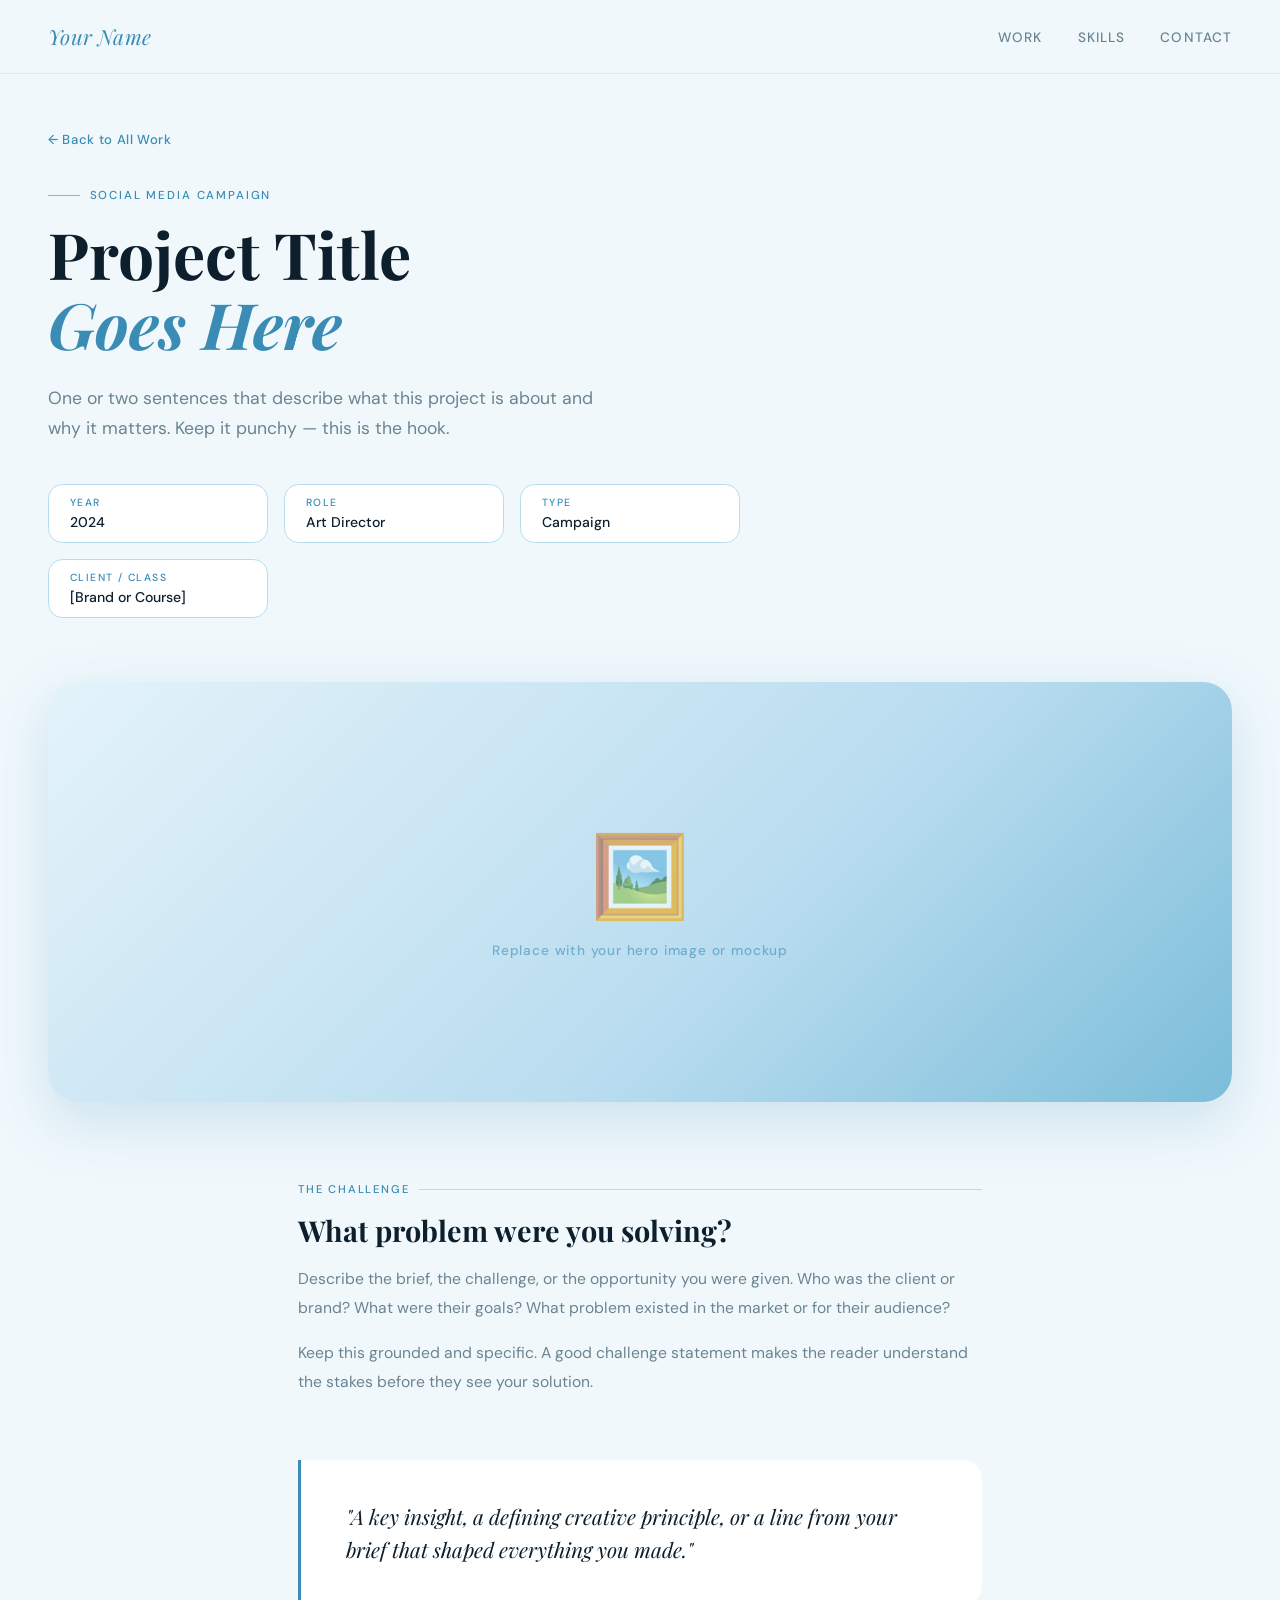
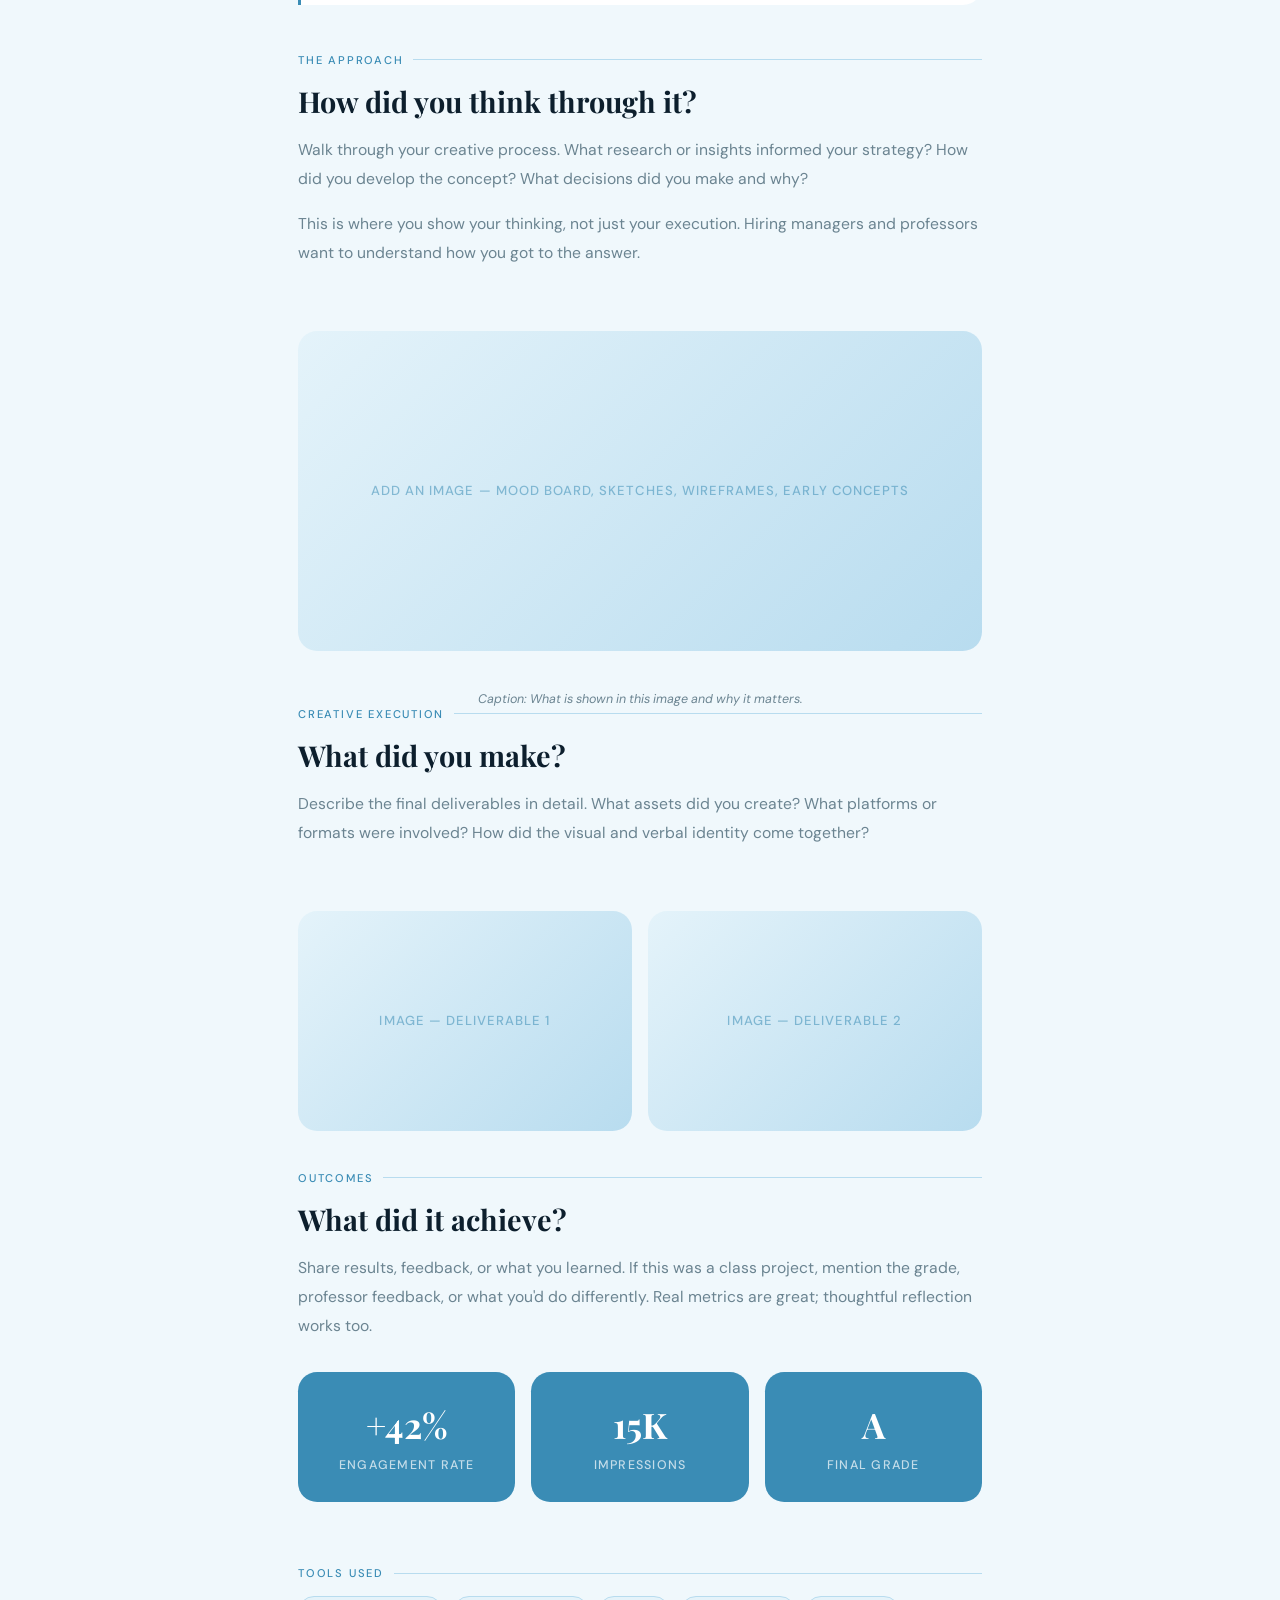
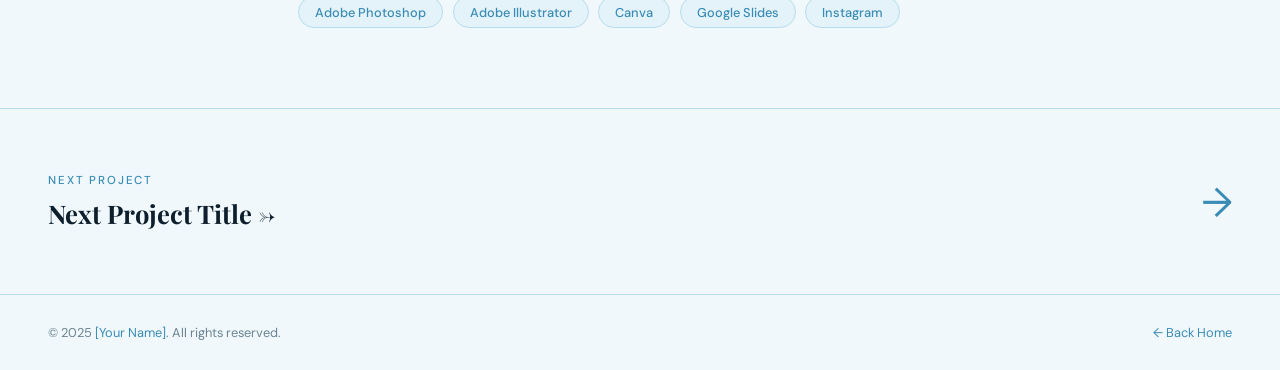
<file: project.html>
<!DOCTYPE html>
<html lang="en">
<head>
  <meta charset="UTF-8" />
  <meta name="viewport" content="width=device-width, initial-scale=1.0"/>
  <title>Project Title — Portfolio</title>
  <link rel="preconnect" href="https://fonts.googleapis.com">
  <link href="https://fonts.googleapis.com/css2?family=Playfair+Display:ital,wght@0,400;0,700;1,400&family=DM+Sans:wght@300;400;500&display=swap" rel="stylesheet">
  <link rel="stylesheet" href="styles.css">
</head>
<body>

  <!-- NAV -->
  <nav>
    <a href="index.html" class="nav-logo">Your Name</a>
    <ul class="nav-links">
      <li><a href="index.html#work">Work</a></li>
      <li><a href="index.html#skills">Skills</a></li>
      <li><a href="index.html#contact">Contact</a></li>
    </ul>
  </nav>

  <!-- PROJECT HERO TEXT -->
  <header class="project-hero">
    <a href="index.html" class="back-link">← Back to All Work</a>
    <p class="project-category">Social Media Campaign</p>
    <h1 class="project-title">Project Title<br><em>Goes Here</em></h1>
    <p class="project-tagline">
      One or two sentences that describe what this project is about and why it matters. Keep it punchy — this is the hook.
    </p>
    <div class="project-meta">
      <div class="meta-item">
        <span class="meta-label">Year</span>
        <span class="meta-value">2024</span>
      </div>
      <div class="meta-item">
        <span class="meta-label">Role</span>
        <span class="meta-value">Art Director</span>
      </div>
      <div class="meta-item">
        <span class="meta-label">Type</span>
        <span class="meta-value">Campaign</span>
      </div>
      <div class="meta-item">
        <span class="meta-label">Client / Class</span>
        <span class="meta-value">[Brand or Course]</span>
      </div>
    </div>
  </header>

  <!-- COVER IMAGE -->
  <div class="project-cover">
    <div class="cover-placeholder">
      <!-- Replace this div with: <img src="your-cover-image.jpg" alt="Project cover"> -->
      <span class="cover-icon">🖼️</span>
      <p>Replace with your hero image or mockup</p>
    </div>
  </div>

  <!-- MAIN CONTENT -->
  <main class="project-body">

    <!-- THE CHALLENGE -->
    <section class="content-section">
      <p class="content-label">The Challenge</p>
      <h2 class="content-heading">What problem were you solving?</h2>
      <div class="content-body">
        <p>
          Describe the brief, the challenge, or the opportunity you were given. Who was the client or brand? What were their goals? What problem existed in the market or for their audience?
        </p>
        <p>
          Keep this grounded and specific. A good challenge statement makes the reader understand the stakes before they see your solution.
        </p>
      </div>
    </section>

    <!-- PULL QUOTE -->
    <blockquote class="pull-quote">
      <p>"A key insight, a defining creative principle, or a line from your brief that shaped everything you made."</p>
    </blockquote>

    <!-- THE APPROACH -->
    <section class="content-section">
      <p class="content-label">The Approach</p>
      <h2 class="content-heading">How did you think through it?</h2>
      <div class="content-body">
        <p>
          Walk through your creative process. What research or insights informed your strategy? How did you develop the concept? What decisions did you make and why?
        </p>
        <p>
          This is where you show your thinking, not just your execution. Hiring managers and professors want to understand how you got to the answer.
        </p>
      </div>
    </section>

    <!-- SINGLE IMAGE -->
    <div class="image-block">
      <!-- Replace content with: <img src="your-process-image.jpg" alt="Description"> -->
      Add an image — mood board, sketches, wireframes, early concepts
    </div>
    <p class="image-caption">Caption: What is shown in this image and why it matters.</p>

    <!-- CREATIVE EXECUTION -->
    <section class="content-section">
      <p class="content-label">Creative Execution</p>
      <h2 class="content-heading">What did you make?</h2>
      <div class="content-body">
        <p>
          Describe the final deliverables in detail. What assets did you create? What platforms or formats were involved? How did the visual and verbal identity come together?
        </p>
      </div>
    </section>

    <!-- DUAL IMAGES -->
    <div class="image-duo">
      <div class="image-block">Image — Deliverable 1</div>
      <div class="image-block">Image — Deliverable 2</div>
    </div>

    <!-- OUTCOMES / RESULTS -->
    <section class="content-section">
      <p class="content-label">Outcomes</p>
      <h2 class="content-heading">What did it achieve?</h2>
      <div class="content-body">
        <p>
          Share results, feedback, or what you learned. If this was a class project, mention the grade, professor feedback, or what you'd do differently. Real metrics are great; thoughtful reflection works too.
        </p>
      </div>
      <!-- Fill in your real numbers, or remove if not applicable -->
      <div class="outcomes-grid">
        <div class="outcome-card">
          <span class="outcome-number">+42%</span>
          <span class="outcome-label">Engagement Rate</span>
        </div>
        <div class="outcome-card">
          <span class="outcome-number">15K</span>
          <span class="outcome-label">Impressions</span>
        </div>
        <div class="outcome-card">
          <span class="outcome-number">A</span>
          <span class="outcome-label">Final Grade</span>
        </div>
      </div>
    </section>

    <!-- TOOLS USED -->
    <section class="content-section">
      <p class="content-label">Tools Used</p>
      <div class="tools-list">
        <span class="tool-tag">Adobe Photoshop</span>
        <span class="tool-tag">Adobe Illustrator</span>
        <span class="tool-tag">Canva</span>
        <span class="tool-tag">Google Slides</span>
        <span class="tool-tag">Instagram</span>
        <!-- Add or remove tags as needed -->
      </div>
    </section>

  </main>

  <!-- NEXT PROJECT LINK -->
  <a href="project.html" class="next-project">
    <div>
      <p class="next-label">Next Project</p>
      <p class="next-title">Next Project Title →</p>
    </div>
    <span class="next-arrow">→</span>
  </a>

  <!-- FOOTER -->
  <footer>
    <span>© 2025 <a href="index.html">[Your Name]</a>. All rights reserved.</span>
    <a href="index.html">← Back Home</a>
  </footer>

</body>
</html>
</file>
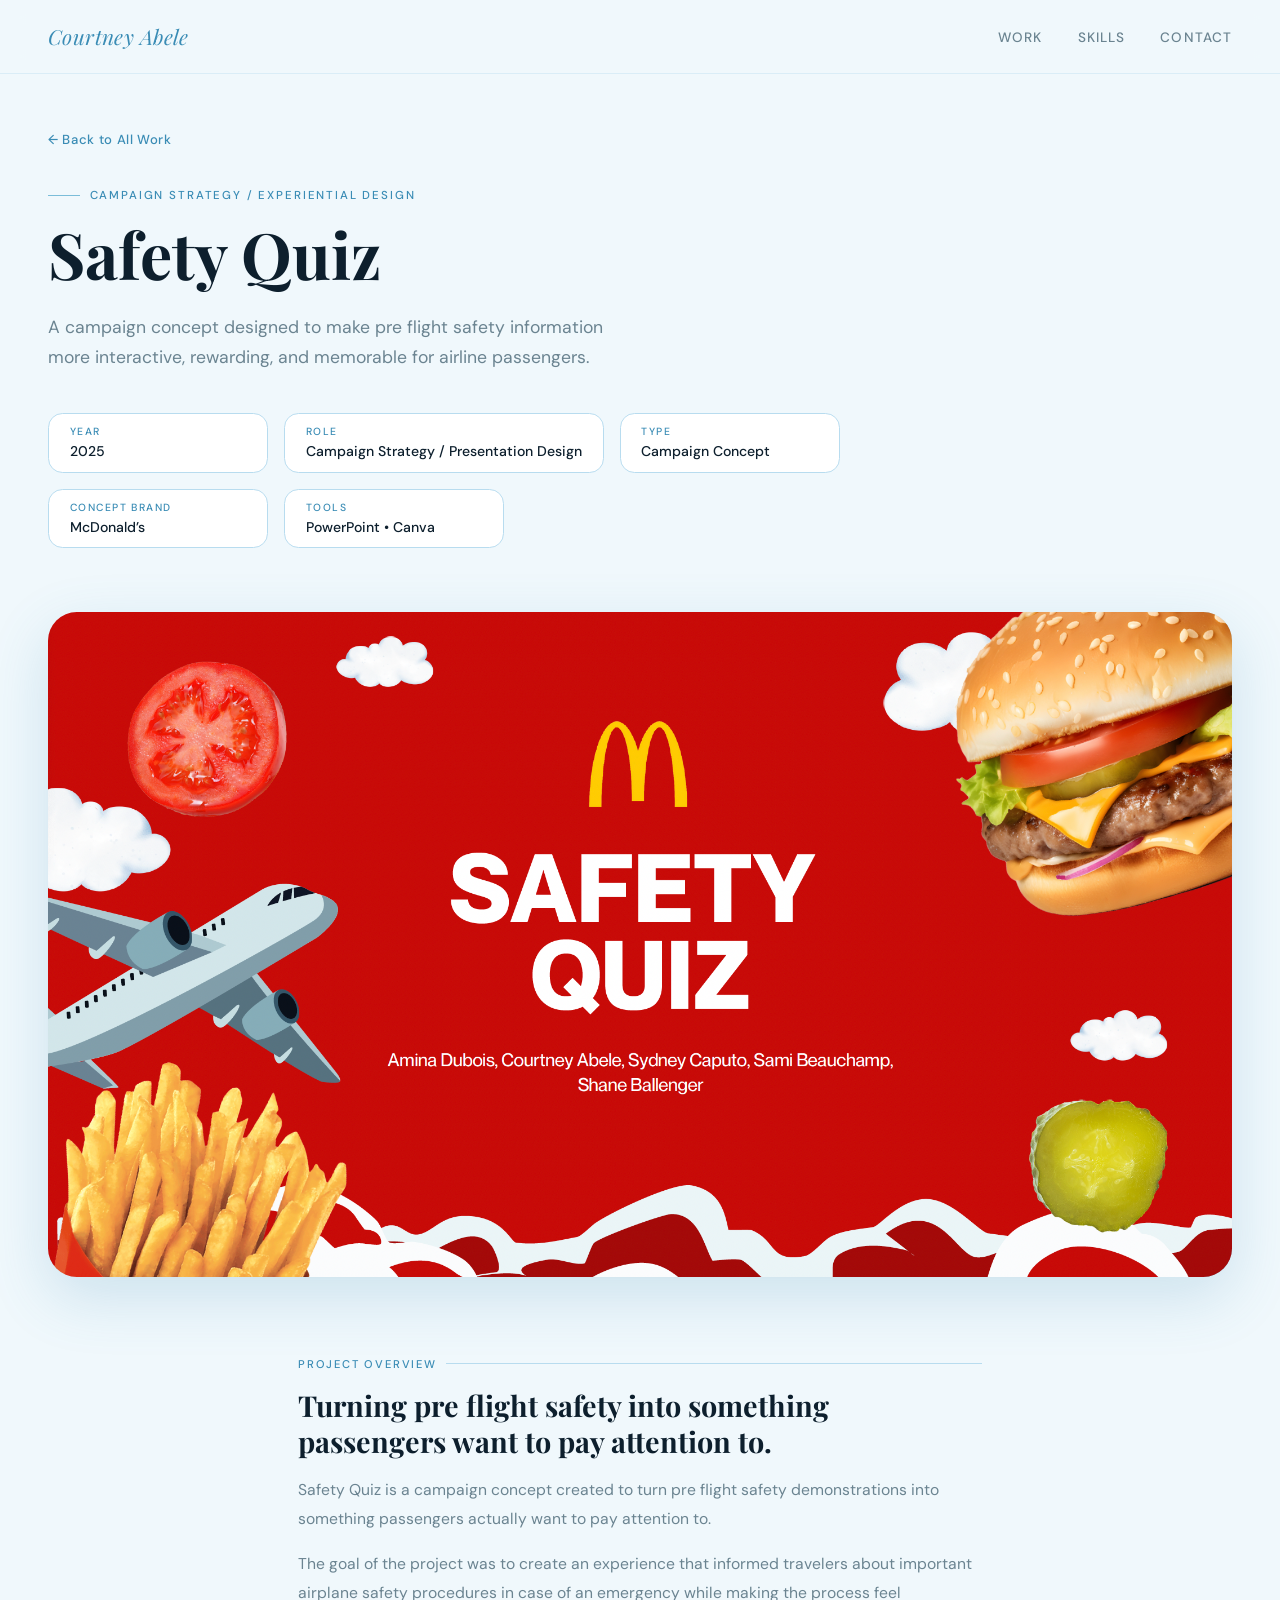
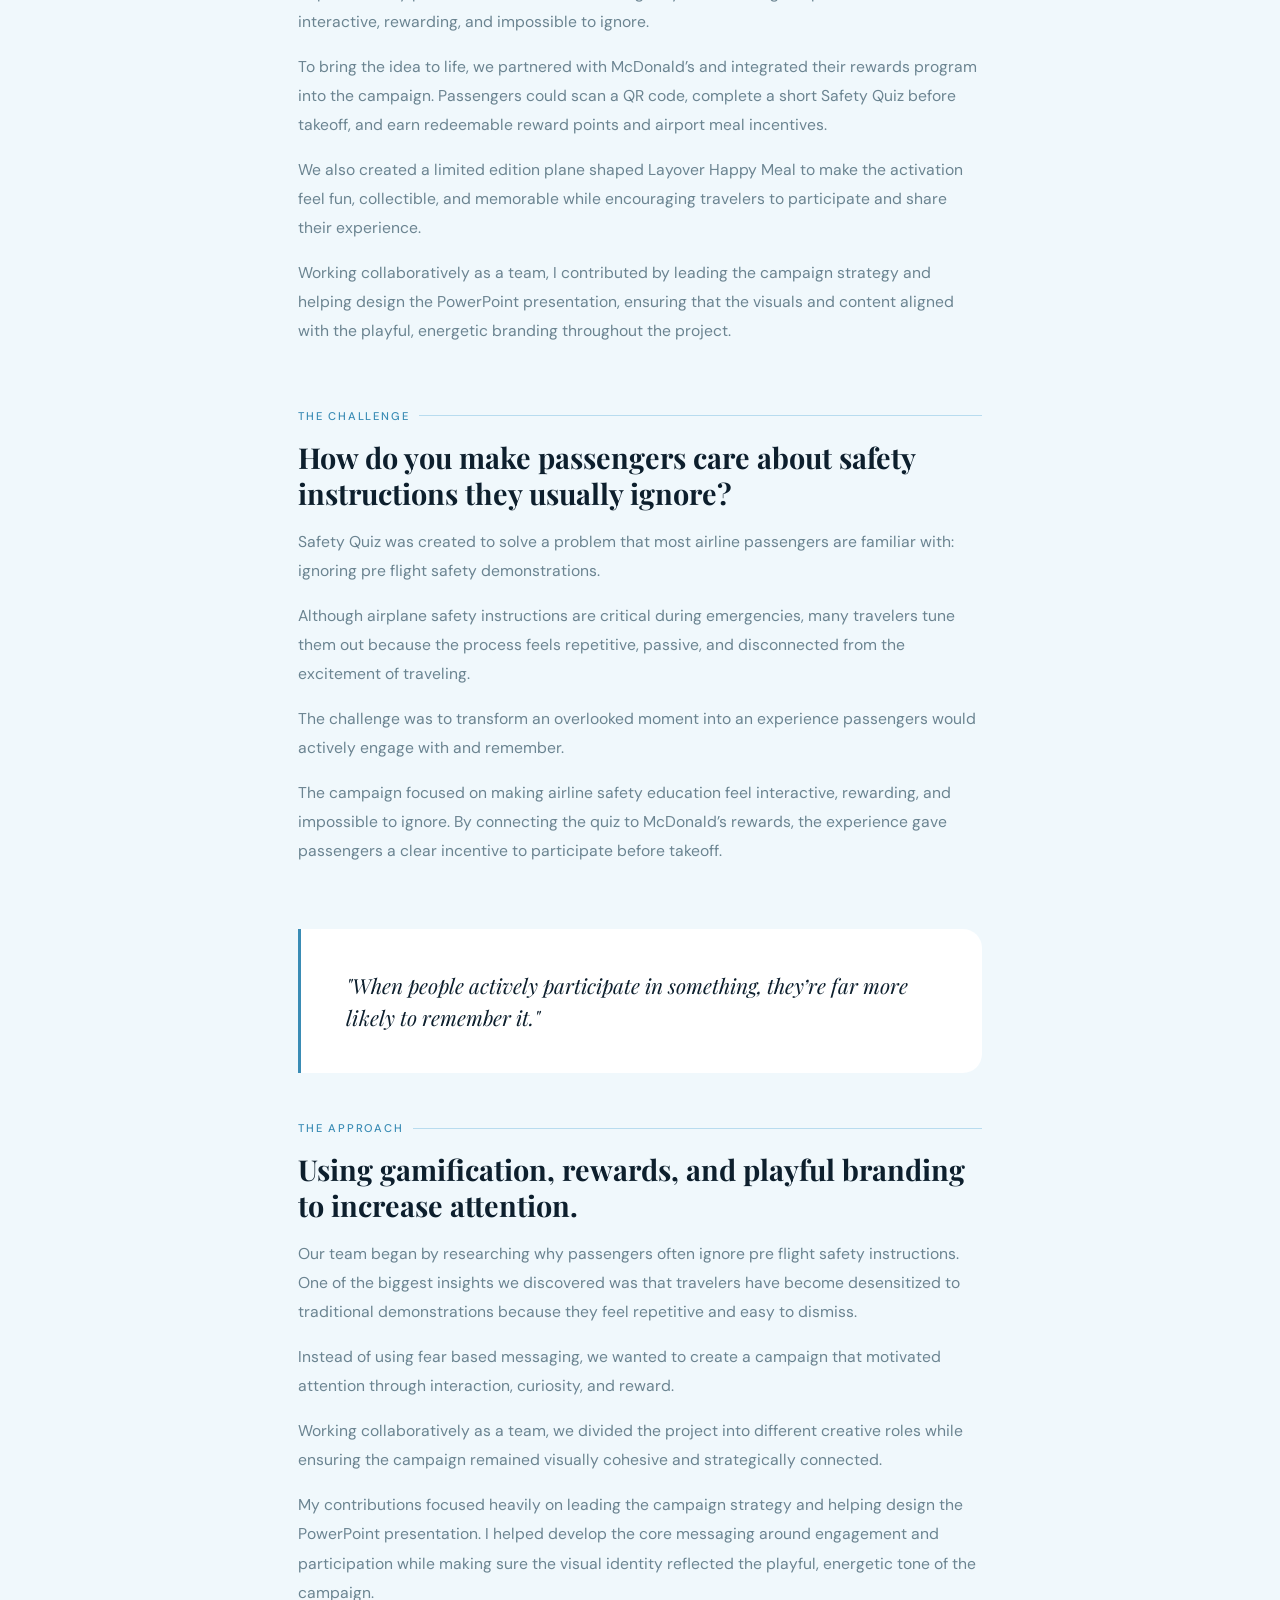
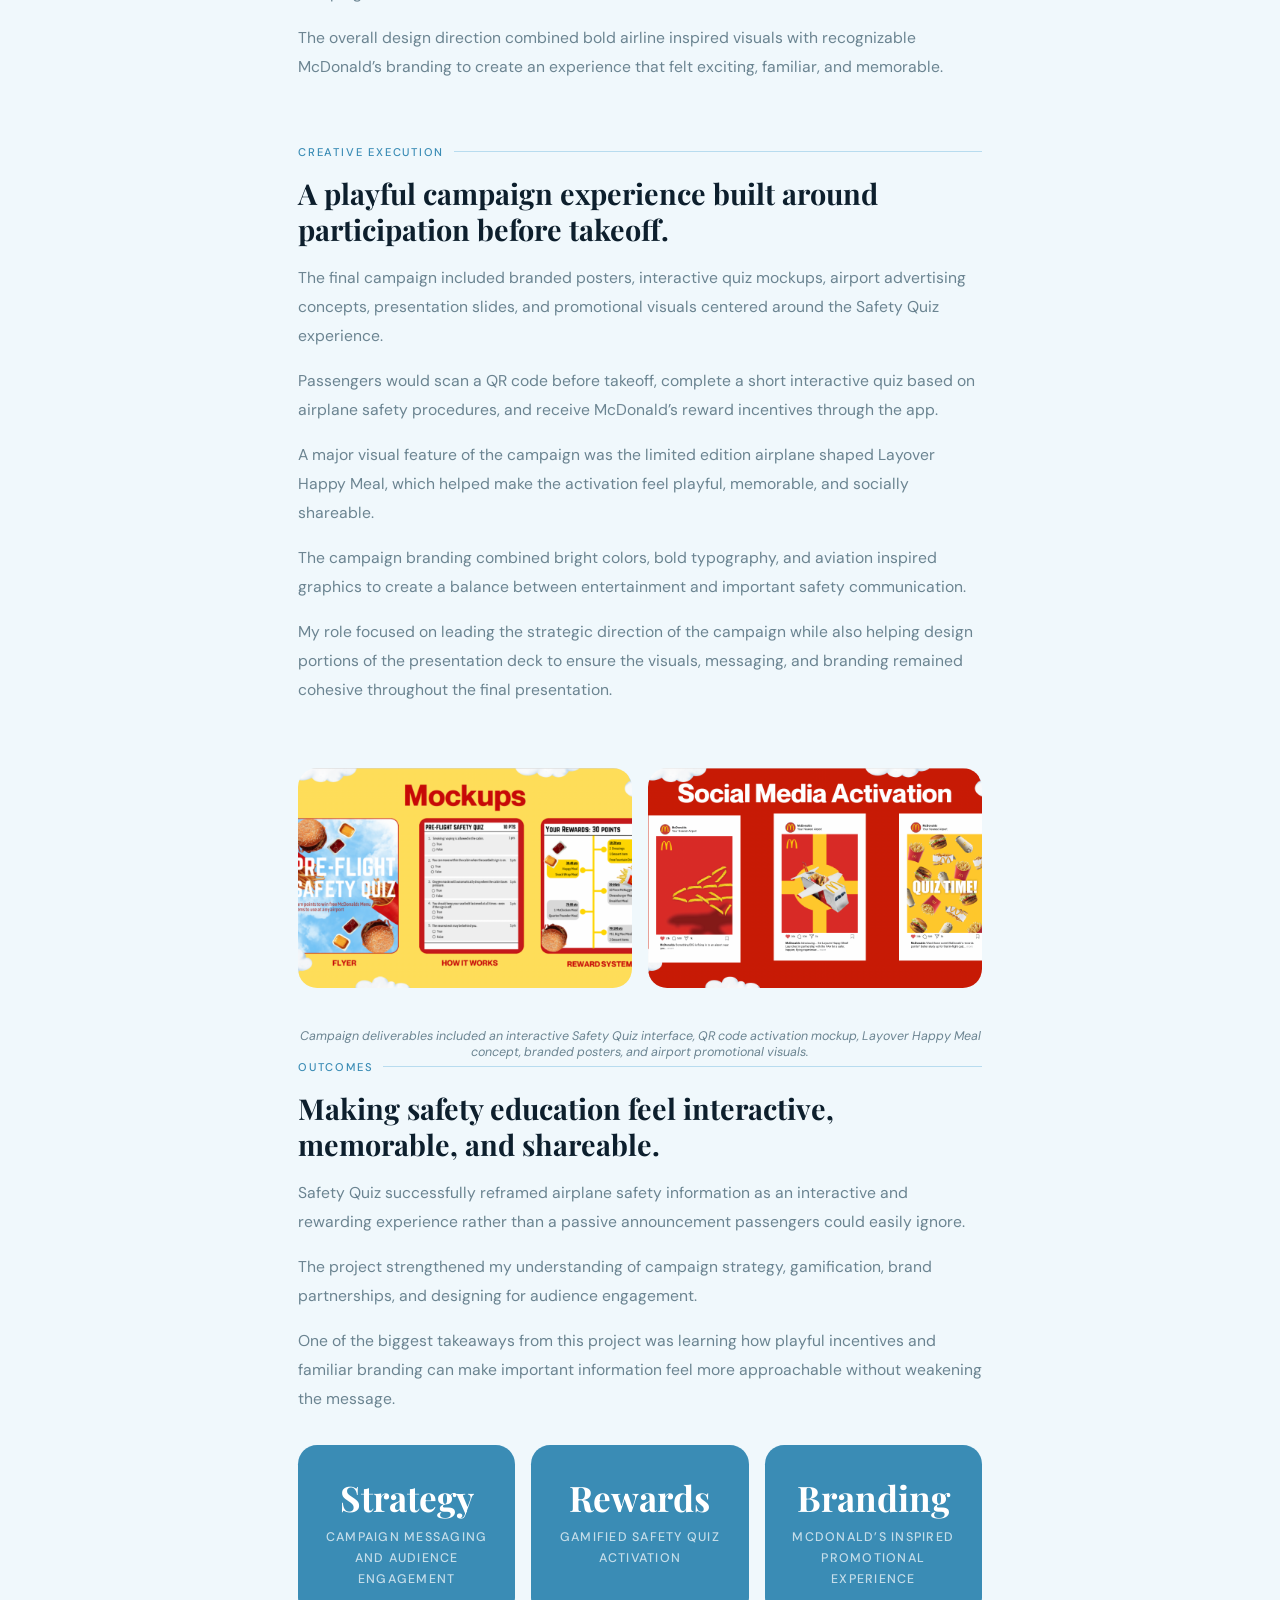
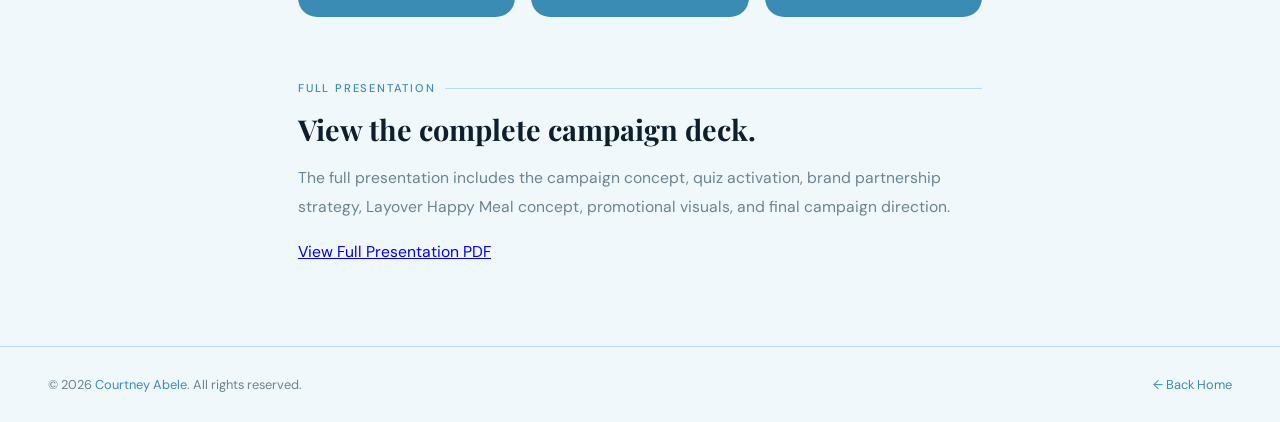
<file: safety_project.html>
<!DOCTYPE html>
<html lang="en">
<head>
  <meta charset="UTF-8" />
  <meta name="viewport" content="width=device-width, initial-scale=1.0"/>
  <title>Safety Quiz — Portfolio</title>

  <link rel="preconnect" href="https://fonts.googleapis.com">

  <link href="https://fonts.googleapis.com/css2?family=Playfair+Display:ital,wght@0,400;0,700;1,400&family=DM+Sans:wght@300;400;500&display=swap" rel="stylesheet">

  <link rel="stylesheet" href="styles.css">
</head>

<body>

  <!-- NAV -->
  <nav>
    <a href="index.html" class="nav-logo">
      Courtney Abele
    </a>

    <ul class="nav-links">
      <li><a href="index.html#work">Work</a></li>
      <li><a href="index.html#skills">Skills</a></li>
      <li><a href="index.html#contact">Contact</a></li>
    </ul>
  </nav>

  <!-- HERO -->
  <header class="project-hero">

    <a href="index.html" class="back-link">
      ← Back to All Work
    </a>

    <p class="project-category">
      Campaign Strategy / Experiential Design
    </p>

    <h1 class="project-title">
      Safety Quiz
    </h1>

    <p class="project-tagline">
      A campaign concept designed to make pre flight safety information more interactive, rewarding, and memorable for airline passengers.
    </p>

    <div class="project-meta">

      <div class="meta-item">
        <span class="meta-label">Year</span>
        <span class="meta-value">2025</span>
      </div>

      <div class="meta-item">
        <span class="meta-label">Role</span>
        <span class="meta-value">Campaign Strategy / Presentation Design</span>
      </div>

      <div class="meta-item">
        <span class="meta-label">Type</span>
        <span class="meta-value">Campaign Concept</span>
      </div>

      <div class="meta-item">
        <span class="meta-label">Concept Brand</span>
        <span class="meta-value">McDonald’s</span>
      </div>

      <div class="meta-item">
        <span class="meta-label">Tools</span>
        <span class="meta-value">
          PowerPoint • Canva 
        </span>
      </div>

    </div>

  </header>

  <!-- HERO IMAGE -->
  <div class="project-cover">

    <div class="cover-placeholder">

      <img
        src="safety_project/safety_project.png"
        alt="Safety Quiz campaign hero image"
      >

    </div>

  </div>

  <!-- MAIN CONTENT -->
  <main class="project-body">

    <!-- PROJECT OVERVIEW -->
    <section class="content-section">

      <p class="content-label">
        Project Overview
      </p>

      <h2 class="content-heading">
        Turning pre flight safety into something passengers want to pay attention to.
      </h2>

      <div class="content-body">

        <p>
          Safety Quiz is a campaign concept created to turn pre flight safety demonstrations into something passengers actually want to pay attention to.
        </p>

        <p>
          The goal of the project was to create an experience that informed travelers about important airplane safety procedures in case of an emergency while making the process feel interactive, rewarding, and impossible to ignore.
        </p>

        <p>
          To bring the idea to life, we partnered with McDonald’s and integrated their rewards program into the campaign. Passengers could scan a QR code, complete a short Safety Quiz before takeoff, and earn redeemable reward points and airport meal incentives.
        </p>

        <p>
          We also created a limited edition plane shaped Layover Happy Meal to make the activation feel fun, collectible, and memorable while encouraging travelers to participate and share their experience.
        </p>

        <p>
          Working collaboratively as a team, I contributed by leading the campaign strategy and helping design the PowerPoint presentation, ensuring that the visuals and content aligned with the playful, energetic branding throughout the project.
        </p>

      </div>

    </section>

    <!-- CHALLENGE -->
    <section class="content-section">

      <p class="content-label">
        The Challenge
      </p>

      <h2 class="content-heading">
        How do you make passengers care about safety instructions they usually ignore?
      </h2>

      <div class="content-body">

        <p>
          Safety Quiz was created to solve a problem that most airline passengers are familiar with: ignoring pre flight safety demonstrations.
        </p>

        <p>
          Although airplane safety instructions are critical during emergencies, many travelers tune them out because the process feels repetitive, passive, and disconnected from the excitement of traveling.
        </p>

        <p>
          The challenge was to transform an overlooked moment into an experience passengers would actively engage with and remember.
        </p>

        <p>
          The campaign focused on making airline safety education feel interactive, rewarding, and impossible to ignore. By connecting the quiz to McDonald’s rewards, the experience gave passengers a clear incentive to participate before takeoff.
        </p>

      </div>

    </section>

    <!-- QUOTE -->
    <blockquote class="pull-quote">

      <p>
        "When people actively participate in something, they’re far more likely to remember it."
      </p>

    </blockquote>

    <!-- APPROACH -->
    <section class="content-section">

      <p class="content-label">
        The Approach
      </p>

      <h2 class="content-heading">
        Using gamification, rewards, and playful branding to increase attention.
      </h2>

      <div class="content-body">

        <p>
          Our team began by researching why passengers often ignore pre flight safety instructions. One of the biggest insights we discovered was that travelers have become desensitized to traditional demonstrations because they feel repetitive and easy to dismiss.
        </p>

        <p>
          Instead of using fear based messaging, we wanted to create a campaign that motivated attention through interaction, curiosity, and reward.
        </p>

        <p>
          Working collaboratively as a team, we divided the project into different creative roles while ensuring the campaign remained visually cohesive and strategically connected.
        </p>

        <p>
          My contributions focused heavily on leading the campaign strategy and helping design the PowerPoint presentation. I helped develop the core messaging around engagement and participation while making sure the visual identity reflected the playful, energetic tone of the campaign.
        </p>

        <p>
          The overall design direction combined bold airline inspired visuals with recognizable McDonald’s branding to create an experience that felt exciting, familiar, and memorable.
        </p>

      </div>

    </section>

    <!-- CREATIVE EXECUTION -->
    <section class="content-section">

      <p class="content-label">
        Creative Execution
      </p>

      <h2 class="content-heading">
        A playful campaign experience built around participation before takeoff.
      </h2>

      <div class="content-body">

        <p>
          The final campaign included branded posters, interactive quiz mockups, airport advertising concepts, presentation slides, and promotional visuals centered around the Safety Quiz experience.
        </p>

        <p>
          Passengers would scan a QR code before takeoff, complete a short interactive quiz based on airplane safety procedures, and receive McDonald’s reward incentives through the app.
        </p>

        <p>
          A major visual feature of the campaign was the limited edition airplane shaped Layover Happy Meal, which helped make the activation feel playful, memorable, and socially shareable.
        </p>

        <p>
          The campaign branding combined bright colors, bold typography, and aviation inspired graphics to create a balance between entertainment and important safety communication.
        </p>

        <p>
          My role focused on leading the strategic direction of the campaign while also helping design portions of the presentation deck to ensure the visuals, messaging, and branding remained cohesive throughout the final presentation.
        </p>

      </div>

    </section>

    <!-- DUAL IMAGES -->
    <div class="image-duo">

      <div class="image-block">

        <img
          src="safety_project/safety_mockup.png"
          alt="Interactive Safety Quiz QR code activation mockup"
        >

      </div>

      <div class="image-block">

        <img
          src="safety_project/safety_promotional.png"
          alt="Layover Happy Meal promotional concept"
        >

      </div>

    </div>

    <p class="image-caption">
      Campaign deliverables included an interactive Safety Quiz interface, QR code activation mockup, Layover Happy Meal concept, branded posters, and airport promotional visuals.
    </p>

    <!-- OUTCOMES -->
    <section class="content-section">

      <p class="content-label">
        Outcomes
      </p>

      <h2 class="content-heading">
        Making safety education feel interactive, memorable, and shareable.
      </h2>

      <div class="content-body">

        <p>
          Safety Quiz successfully reframed airplane safety information as an interactive and rewarding experience rather than a passive announcement passengers could easily ignore.
        </p>

        <p>
          The project strengthened my understanding of campaign strategy, gamification, brand partnerships, and designing for audience engagement.
        </p>

        <p>
          One of the biggest takeaways from this project was learning how playful incentives and familiar branding can make important information feel more approachable without weakening the message.
        </p>

      </div>

      <div class="outcomes-grid">

        <div class="outcome-card">
          <span class="outcome-number">Strategy</span>
          <span class="outcome-label">
            Campaign Messaging and Audience Engagement
          </span>
        </div>

        <div class="outcome-card">
          <span class="outcome-number">Rewards</span>
          <span class="outcome-label">
            Gamified Safety Quiz Activation
          </span>
        </div>

        <div class="outcome-card">
          <span class="outcome-number">Branding</span>
          <span class="outcome-label">
            McDonald’s Inspired Promotional Experience
          </span>
        </div>

      </div>

    </section>

    <!-- FULL PRESENTATION -->
    <section class="content-section">

      <p class="content-label">
        Full Presentation
      </p>

      <h2 class="content-heading">
        View the complete campaign deck.
      </h2>

      <div class="content-body">

        <p>
          The full presentation includes the campaign concept, quiz activation, brand partnership strategy, Layover Happy Meal concept, promotional visuals, and final campaign direction.
        </p>

        <p>
          <a
            href="safety_project/Safety_Quiz_Project.pdf"
            target="_blank"
            class="pdf-button"
          >
            View Full Presentation PDF
          </a>
        </p>

      </div>

    </section>

  </main>

  <!-- FOOTER -->
  <footer>

    <span>
      © 2026 <a href="index.html">Courtney Abele</a>. All rights reserved.
    </span>

    <a href="index.html">
      ← Back Home
    </a>

  </footer>

</body>
</html>
</file>
<file: styles.css>
/* Shared portfolio stylesheet
   Keep this file in the same folder as index.html and project.html. */

:root {
      --sky: #B8DCEF;
      --sky-light: #E4F3FA;
      --sky-mid: #7BBDD9;
      --sky-deep: #3A8CB5;
      --ink: #0D1F2D;
      --mist: #F0F8FC;
      --accent: #D4A35A;
      --white: #FFFFFF;
      --gray: #6B8491;
    }

    *, *::before, *::after { box-sizing: border-box; margin: 0; padding: 0; }

    html { scroll-behavior: smooth; }

    body {
      font-family: 'DM Sans', sans-serif;
      background: var(--mist);
      color: var(--ink);
      overflow-x: hidden;
    }

    /* ── NAV ── */
    nav {
      position: fixed; top: 0; left: 0; right: 0; z-index: 100;
      display: flex; justify-content: space-between; align-items: center;
      padding: 1.4rem 3rem;
      background: rgba(240,248,252,0.85);
      backdrop-filter: blur(12px);
      border-bottom: 1px solid rgba(184,220,239,0.4);
    }
    .nav-logo {
      font-family: 'Playfair Display', serif;
      font-size: 1.3rem;
      font-style: italic;
      color: var(--sky-deep);
      text-decoration: none;
      letter-spacing: 0.02em;
    }
    .nav-links { display: flex; gap: 2.2rem; list-style: none; }
    .nav-links a {
      text-decoration: none;
      font-size: 0.85rem;
      font-weight: 500;
      letter-spacing: 0.08em;
      text-transform: uppercase;
      color: var(--gray);
      transition: color 0.25s;
    }
    .nav-links a:hover { color: var(--sky-deep); }

    /* ── HERO ── */
    .hero {
      min-height: 100vh;
      display: flex;
      flex-direction: column;
      align-items: center;
      justify-content: center;
      padding: 7rem 3rem 5rem;
      gap: 3rem;
      position: relative;
      overflow: hidden;
      text-align: center;
    }

    .hero::before {
      content: '';
      position: absolute;
      top: -10%; right: -5%;
      width: 55vw; height: 55vw;
      background: radial-gradient(circle, var(--sky) 0%, transparent 70%);
      border-radius: 50%;
      opacity: 0.45;
      animation: float 8s ease-in-out infinite;
    }
    .hero::after {
      content: '';
      position: absolute;
      bottom: -15%; left: -8%;
      width: 40vw; height: 40vw;
      background: radial-gradient(circle, var(--sky-mid) 0%, transparent 70%);
      border-radius: 50%;
      opacity: 0.25;
      animation: float 11s ease-in-out infinite reverse;
    }

    @keyframes float {
      0%, 100% { transform: translateY(0) scale(1); }
      50%       { transform: translateY(-3%) scale(1.03); }
    }

    .hero-text { position: relative; z-index: 1; animation: fadeUp 0.9s ease both; max-width: 680px; width: 100%; }
    .hero-bio { max-width: 520px; margin-left: auto; margin-right: auto; }
    .hero-tags { justify-content: center; }
    .hero-cta { justify-content: center; }

    @keyframes fadeUp {
      from { opacity: 0; transform: translateY(30px); }
      to   { opacity: 1; transform: translateY(0); }
    }

    .hero-eyebrow {
      display: inline-block;
      font-size: 0.75rem;
      font-weight: 500;
      letter-spacing: 0.18em;
      text-transform: uppercase;
      color: var(--sky-deep);
      margin-bottom: 1.2rem;
      padding: 0.4rem 1rem;
      border: 1px solid var(--sky-mid);
      border-radius: 2rem;
      background: rgba(184,220,239,0.2);
    }

    .hero h1 {
      font-family: 'Playfair Display', serif;
      font-size: clamp(3rem, 5.5vw, 5.5rem);
      line-height: 1.08;
      font-weight: 700;
      color: var(--ink);
      margin-bottom: 1.5rem;
    }
    .hero h1 em {
      font-style: italic;
      color: var(--sky-deep);
    }

    .hero-bio {
      font-size: 1rem;
      line-height: 1.75;
      color: var(--gray);
      max-width: 440px;
      margin-bottom: 2.5rem;
    }

    .hero-tags {
      display: flex;
      flex-wrap: wrap;
      gap: 0.6rem;
      margin-bottom: 2.5rem;
    }
    .tag {
      font-size: 0.78rem;
      font-weight: 500;
      letter-spacing: 0.05em;
      padding: 0.35rem 0.9rem;
      border-radius: 2rem;
      background: var(--sky-light);
      color: var(--sky-deep);
      border: 1px solid var(--sky);
    }

    .hero-cta {
      display: flex;
      gap: 1rem;
      align-items: center;
      flex-wrap: wrap;
    }
    .btn-primary {
      display: inline-block;
      padding: 0.85rem 2.2rem;
      background: var(--sky-deep);
      color: var(--white);
      border-radius: 3rem;
      text-decoration: none;
      font-size: 0.88rem;
      font-weight: 500;
      letter-spacing: 0.04em;
      transition: background 0.3s, transform 0.2s, box-shadow 0.3s;
      box-shadow: 0 4px 20px rgba(58,140,181,0.35);
    }
    .btn-primary:hover {
      background: var(--sky-mid);
      transform: translateY(-2px);
      box-shadow: 0 8px 28px rgba(58,140,181,0.45);
    }
    .btn-ghost {
      display: inline-block;
      padding: 0.85rem 2.2rem;
      border: 1.5px solid var(--sky-mid);
      color: var(--sky-deep);
      border-radius: 3rem;
      text-decoration: none;
      font-size: 0.88rem;
      font-weight: 500;
      letter-spacing: 0.04em;
      transition: background 0.3s, transform 0.2s;
    }
    .btn-ghost:hover {
      background: var(--sky-light);
      transform: translateY(-2px);
    }

    /* hero visual — full-width centered card */
    .hero-visual {
      position: relative;
      z-index: 1;
      animation: fadeUp 0.9s 0.2s ease both;
      width: 80%;
      max-width: 1000px;
    }
    .hero-card {
      width: 100%;
      height: auto;
      background: linear-gradient(145deg, var(--sky-light) 0%, var(--sky) 100%);
      border-radius: 2rem;
      position: relative;
      box-shadow: 0 30px 80px rgba(58,140,181,0.22), 0 8px 20px rgba(58,140,181,0.12);
      overflow: hidden;
      display: flex;
      flex-direction: row;
      align-items: center;
      gap: 2.5rem;
      padding: 2.5rem 3rem;
    }
    .hero-card::before {
      content: '';
      position: absolute;
      top: -60px; right: -60px;
      width: 300px; height: 300px;
      background: radial-gradient(circle, rgba(255,255,255,0.55) 0%, transparent 70%);
      border-radius: 50%;
      pointer-events: none;
    }
    .avatar-placeholder {
      flex-shrink: 0;
      width: 100px; height: 100px;
      border-radius: 50%;
      background: linear-gradient(135deg, var(--sky-mid), var(--sky-deep));
      display: flex;
      align-items: center;
      justify-content: center;
      font-family: 'Playfair Display', serif;
      font-size: 2.4rem;
      color: white;
      font-style: italic;
      box-shadow: 0 8px 30px rgba(58,140,181,0.4);
    }
    .hero-card-info { text-align: left; flex: 1; }
    .hero-card-label {
      font-size: 0.72rem;
      letter-spacing: 0.12em;
      text-transform: uppercase;
      color: var(--sky-deep);
      margin-bottom: 0.4rem;
      font-weight: 500;
    }
    .hero-card-name {
      font-family: 'Playfair Display', serif;
      font-size: 1.6rem;
      font-weight: 700;
      color: var(--ink);
      margin-bottom: 0.3rem;
    }
    .hero-card-sub {
      font-size: 0.82rem;
      color: var(--gray);
    }
    .hero-card-badges {
      display: flex;
      gap: 0.8rem;
      margin-top: 1rem;
      flex-wrap: wrap;
    }
    .inline-badge {
      display: inline-block;
      padding: 0.4rem 0.9rem;
      border-radius: 2rem;
      font-size: 0.75rem;
      font-weight: 500;
    }
    .inline-badge.light {
      background: var(--white);
      color: var(--ink);
      box-shadow: 0 2px 8px rgba(0,0,0,0.08);
    }
    .inline-badge.dark {
      background: var(--sky-deep);
      color: white;
    }

    /* ── WORK SECTION ── */
    .section {
      padding: 6rem 3rem;
    }
    .section-header {
      display: flex;
      justify-content: space-between;
      align-items: flex-end;
      margin-bottom: 3.5rem;
    }
    .section-label {
      font-size: 0.72rem;
      letter-spacing: 0.16em;
      text-transform: uppercase;
      color: var(--sky-deep);
      margin-bottom: 0.6rem;
      font-weight: 500;
    }
    .section-title {
      font-family: 'Playfair Display', serif;
      font-size: clamp(2rem, 3.5vw, 3rem);
      font-weight: 700;
      color: var(--ink);
      line-height: 1.15;
    }
    .section-link {
      font-size: 0.85rem;
      color: var(--sky-deep);
      text-decoration: none;
      font-weight: 500;
      letter-spacing: 0.04em;
      border-bottom: 1.5px solid var(--sky-mid);
      padding-bottom: 2px;
      transition: border-color 0.2s;
      white-space: nowrap;
      margin-bottom: 0.3rem;
    }
    .section-link:hover { border-color: var(--sky-deep); }

    /* project grid */
    .projects-grid {
      display: grid;
      grid-template-columns: repeat(12, 1fr);
      gap: 1.5rem;
    }
    .project-card {
      background: var(--white);
      border-radius: 1.4rem;
      overflow: hidden;
      text-decoration: none;
      color: inherit;
      transition: transform 0.35s cubic-bezier(.22,1,.36,1), box-shadow 0.35s;
      position: relative;
      display: block;
    }
    .project-card:hover {
      transform: translateY(-6px);
      box-shadow: 0 20px 50px rgba(58,140,181,0.18);
    }
    .project-card:hover .card-arrow { transform: translate(3px,-3px); }

    .project-card.large { grid-column: span 7; }
    .project-card.small { grid-column: span 5; }
    .project-card.full  { grid-column: span 12; display: grid; grid-template-columns: 1fr 1fr; }

    .card-thumb {
  aspect-ratio: 16/10;
  position: relative;
  overflow: hidden;
  display: flex;
  align-items: center;
  justify-content: center;
}

/* Portrait project images */
.project_photo {
  width: 100%;
  height: 100%;
  display: flex;
  align-items: center;
  justify-content: center;
  background: #000;
}

.project_photo img {
  width: 100%;
  height: 100%;
  object-fit: contain;
  display: block;
}

/* Make poster-style cards taller */
.project-card.small .card-thumb {
  aspect-ratio: 3 / 4;
}

    .project_photo img {
  width: 100%;
  height: 100%;
  object-fit: contain;
  display: block;
}

    .project-card.full .card-thumb {
      aspect-ratio: unset;
      min-height: 260px;
    }

    .card-thumb { display: flex; align-items: center; justify-content: center; }
    .thumb-1 { background: linear-gradient(135deg, #B8DCEF 0%, #7BBDD9 100%); }
    .thumb-2 { background: linear-gradient(135deg, #D4E9F7 0%, #B8DCEF 100%); }
    .thumb-3 { background: linear-gradient(135deg, #A8D5EB 0%, #5AAED0 100%); }
    .thumb-icon {
      font-size: 3.5rem;
      opacity: 0.5;
    }

    .card-body {
      padding: 1.6rem 1.8rem;
    }
    .project-card.full .card-body {
      display: flex;
      flex-direction: column;
      justify-content: center;
      padding: 2.5rem 2.5rem;
    }

    .card-category {
      font-size: 0.7rem;
      letter-spacing: 0.14em;
      text-transform: uppercase;
      font-weight: 500;
      color: var(--sky-deep);
      margin-bottom: 0.6rem;
    }
    .card-title {
      font-family: 'Playfair Display', serif;
      font-size: 1.25rem;
      font-weight: 700;
      color: var(--ink);
      line-height: 1.25;
      margin-bottom: 0.7rem;
    }
    .card-desc {
      font-size: 0.85rem;
      color: var(--gray);
      line-height: 1.65;
      margin-bottom: 1.2rem;
    }
    .card-arrow {
      display: inline-block;
      font-size: 1.1rem;
      color: var(--sky-deep);
      transition: transform 0.25s;
    }

    /* ── SKILLS ── */
    .skills-section {
      background: var(--sky-deep);
      padding: 5rem 3rem;
      position: relative;
      overflow: hidden;
    }
    .skills-section::before {
      content: '';
      position: absolute;
      top: -80px; right: -80px;
      width: 400px; height: 400px;
      background: radial-gradient(circle, rgba(255,255,255,0.08) 0%, transparent 70%);
      border-radius: 50%;
    }
    .skills-section .section-label { color: var(--sky-light); }
    .skills-section .section-title { color: var(--white); }

    .skills-grid {
      display: grid;
      grid-template-columns: repeat(3, 1fr);
      gap: 1.5rem;
      margin-top: 3rem;
    }
    .skill-card {
      background: rgba(255,255,255,0.08);
      border: 1px solid rgba(255,255,255,0.14);
      border-radius: 1.2rem;
      padding: 2rem;
      transition: background 0.3s, transform 0.3s;
    }
    .skill-card:hover {
      background: rgba(255,255,255,0.15);
      transform: translateY(-4px);
    }
    .skill-icon {
      font-size: 2rem;
      margin-bottom: 1rem;
      display: block;
    }
    .skill-name {
      font-family: 'Playfair Display', serif;
      font-size: 1.1rem;
      font-weight: 700;
      color: var(--white);
      margin-bottom: 0.5rem;
    }
    .skill-desc {
      font-size: 0.83rem;
      color: rgba(255,255,255,0.65);
      line-height: 1.6;
    }

    /* ── CONTACT ── */
    .contact-section {
      padding: 6rem 3rem;
      text-align: center;
      background: var(--mist);
    }
    .contact-section .section-label { text-align: center; margin-bottom: 0.8rem; display: block; }
    .contact-section .section-title { text-align: center; margin-bottom: 1.2rem; }
    .contact-section p {
      color: var(--gray);
      font-size: 1rem;
      line-height: 1.7;
      max-width: 480px;
      margin: 0 auto 2.5rem;
    }
    .social-links {
      display: flex;
      gap: 1rem;
      justify-content: center;
      flex-wrap: wrap;
      margin-top: 2rem;
    }
    .social-link {
      display: inline-block;
      padding: 0.65rem 1.5rem;
      background: var(--sky-light);
      border: 1.5px solid var(--sky);
      border-radius: 2rem;
      text-decoration: none;
      font-size: 0.82rem;
      font-weight: 500;
      color: var(--sky-deep);
      letter-spacing: 0.04em;
      transition: background 0.25s, transform 0.2s;
    }
    .social-link:hover {
      background: var(--sky);
      transform: translateY(-2px);
    }

    /* ── FOOTER ── */
    footer {
      border-top: 1px solid var(--sky);
      padding: 1.8rem 3rem;
      display: flex;
      justify-content: space-between;
      align-items: center;
      font-size: 0.8rem;
      color: var(--gray);
    }
    footer a {
      color: var(--sky-deep);
      text-decoration: none;
    }

    /* ── RESPONSIVE ── */
    @media (max-width: 900px) {
      nav { padding: 1.2rem 1.5rem; }
      .nav-links { gap: 1.2rem; }
      .hero { padding: 7rem 1.5rem 3rem; }
      .hero-visual { width: 95%; }
      .hero-card { flex-direction: column; text-align: center; padding: 2rem 1.5rem; gap: 1.2rem; }
      .hero-card-info { text-align: center; }
      .hero-card-badges { justify-content: center; }
      .section { padding: 4rem 1.5rem; }
      .projects-grid { grid-template-columns: 1fr; }
      .project-card.large,
      .project-card.small,
      .project-card.full { grid-column: span 1; }
      .project-card.full { grid-template-columns: 1fr; }
      .skills-grid { grid-template-columns: 1fr; }
      .skills-section { padding: 4rem 1.5rem; }
      .contact-section { padding: 4rem 1.5rem; }
      footer { flex-direction: column; gap: 0.5rem; text-align: center; padding: 1.5rem; }
    }

/* Project detail page styles */

:root {
      --sky: #B8DCEF;
      --sky-light: #E4F3FA;
      --sky-mid: #7BBDD9;
      --sky-deep: #3A8CB5;
      --ink: #0D1F2D;
      --mist: #F0F8FC;
      --accent: #D4A35A;
      --white: #FFFFFF;
      --gray: #6B8491;
    }

    *, *::before, *::after { box-sizing: border-box; margin: 0; padding: 0; }
    html { scroll-behavior: smooth; }
    body {
      font-family: 'DM Sans', sans-serif;
      background: var(--mist);
      color: var(--ink);
      overflow-x: hidden;
    }

    /* ── NAV ── */
    nav {
      position: fixed; top: 0; left: 0; right: 0; z-index: 100;
      display: flex; justify-content: space-between; align-items: center;
      padding: 1.4rem 3rem;
      background: rgba(240,248,252,0.85);
      backdrop-filter: blur(12px);
      border-bottom: 1px solid rgba(184,220,239,0.4);
    }
    .nav-logo {
      font-family: 'Playfair Display', serif;
      font-size: 1.3rem;
      font-style: italic;
      color: var(--sky-deep);
      text-decoration: none;
      letter-spacing: 0.02em;
    }
    .nav-links { display: flex; gap: 2.2rem; list-style: none; }
    .nav-links a {
      text-decoration: none;
      font-size: 0.85rem;
      font-weight: 500;
      letter-spacing: 0.08em;
      text-transform: uppercase;
      color: var(--gray);
      transition: color 0.25s;
    }
    .nav-links a:hover { color: var(--sky-deep); }

    /* ── PROJECT HERO ── */
    .project-hero {
      padding-top: 8rem;
      padding-bottom: 4rem;
      padding-left: 3rem;
      padding-right: 3rem;
      max-width: 900px;
      animation: fadeUp 0.8s ease both;
    }

    @keyframes fadeUp {
      from { opacity: 0; transform: translateY(24px); }
      to   { opacity: 1; transform: translateY(0); }
    }

    .back-link {
      display: inline-flex;
      align-items: center;
      gap: 0.4rem;
      text-decoration: none;
      font-size: 0.82rem;
      font-weight: 500;
      color: var(--sky-deep);
      letter-spacing: 0.05em;
      margin-bottom: 2.5rem;
      transition: gap 0.2s;
    }
    .back-link:hover { gap: 0.7rem; }

    .project-category {
      font-size: 0.72rem;
      letter-spacing: 0.16em;
      text-transform: uppercase;
      color: var(--sky-deep);
      font-weight: 500;
      margin-bottom: 1rem;
      display: flex;
      align-items: center;
      gap: 0.6rem;
    }
    .project-category::before {
      content: '';
      display: inline-block;
      width: 2rem;
      height: 1.5px;
      background: var(--sky-mid);
    }

    .project-title {
      font-family: 'Playfair Display', serif;
      font-size: clamp(2.5rem, 5vw, 4.5rem);
      font-weight: 700;
      color: var(--ink);
      line-height: 1.1;
      margin-bottom: 1.5rem;
    }
    .project-title em { font-style: italic; color: var(--sky-deep); }

    .project-tagline {
      font-size: 1.1rem;
      color: var(--gray);
      line-height: 1.7;
      max-width: 580px;
      margin-bottom: 2.5rem;
    }

    /* meta pills */
    .project-meta {
      display: flex;
      flex-wrap: wrap;
      gap: 1rem;
      margin-bottom: 0;
    }
    .meta-item {
      display: flex;
      flex-direction: column;
      gap: 0.25rem;
      padding: 0.7rem 1.3rem;
      background: var(--white);
      border: 1px solid var(--sky);
      border-radius: 0.9rem;
      min-width: 110px;
    }
    .meta-label {
      font-size: 0.65rem;
      letter-spacing: 0.14em;
      text-transform: uppercase;
      color: var(--sky-deep);
      font-weight: 500;
    }
    .meta-value {
      font-size: 0.88rem;
      font-weight: 500;
      color: var(--ink);
    }

    /* ── HERO IMAGE ── */
    .project-cover {
      margin: 0 3rem;
      border-radius: 1.8rem;
      overflow: hidden;
      background: linear-gradient(135deg, var(--sky-light) 0%, var(--sky) 60%, var(--sky-mid) 100%);
      min-height: 420px;
      display: flex;
      align-items: center;
      justify-content: center;
      position: relative;
      box-shadow: 0 20px 60px rgba(58,140,181,0.2);
    }
    .cover-placeholder {
      text-align: center;
      color: rgba(58,140,181,0.6);
    }
    .cover-placeholder p {
      font-size: 0.85rem;
      margin-top: 0.8rem;
      font-weight: 500;
      letter-spacing: 0.06em;
    }
    .cover-icon { font-size: 5rem; display: block; margin-bottom: 0.5rem; }

    /* ── CONTENT BODY ── */
    .project-body {
      max-width: 780px;
      margin: 5rem auto;
      padding: 0 3rem;
    }

    .content-section { margin-bottom: 4rem; }

    .content-label {
      font-size: 0.7rem;
      letter-spacing: 0.16em;
      text-transform: uppercase;
      color: var(--sky-deep);
      font-weight: 500;
      margin-bottom: 1rem;
      display: flex;
      align-items: center;
      gap: 0.6rem;
    }
    .content-label::after {
      content: '';
      flex: 1;
      height: 1px;
      background: var(--sky);
    }

    .content-heading {
      font-family: 'Playfair Display', serif;
      font-size: 1.8rem;
      font-weight: 700;
      color: var(--ink);
      line-height: 1.25;
      margin-bottom: 1rem;
    }

    .content-body p {
      font-size: 0.98rem;
      line-height: 1.85;
      color: var(--gray);
      margin-bottom: 1rem;
    }
    .content-body p:last-child { margin-bottom: 0; }

    /* pull quote */
    .pull-quote {
      margin: 3rem 0;
      padding: 2.5rem 2.5rem 2.5rem 2.8rem;
      border-left: 3px solid var(--sky-deep);
      background: var(--white);
      border-radius: 0 1.2rem 1.2rem 0;
    }
    .pull-quote p {
      font-family: 'Playfair Display', serif;
      font-size: 1.3rem;
      font-style: italic;
      color: var(--ink);
      line-height: 1.55;
    }

    /* image block */
    .image-block {
      margin: 2.5rem 0;
      border-radius: 1.2rem;
      overflow: hidden;
      background: linear-gradient(135deg, var(--sky-light), var(--sky));
      min-height: 320px;
      display: flex;
      align-items: center;
      justify-content: center;
      color: rgba(58,140,181,0.55);
      font-size: 0.82rem;
      font-weight: 500;
      letter-spacing: 0.08em;
      text-transform: uppercase;
    }
    .image-block img {
      width: 100%;
      height: 100%;
      object-fit: cover;
      display: block;
    }
    .image-caption {
      font-size: 0.78rem;
      color: var(--gray);
      text-align: center;
      margin-top: 0.7rem;
      font-style: italic;
    }

    /* two-col images */
    .image-duo {
      display: grid;
      grid-template-columns: 1fr 1fr;
      gap: 1rem;
      margin: 2.5rem 0;
    }
    .image-duo .image-block { margin: 0; min-height: 220px; }

    /* outcomes / stats */
    .outcomes-grid {
      display: grid;
      grid-template-columns: repeat(3, 1fr);
      gap: 1rem;
      margin: 2rem 0;
    }
    .outcome-card {
      background: var(--sky-deep);
      border-radius: 1.2rem;
      padding: 1.8rem 1.5rem;
      text-align: center;
      color: white;
    }
    .outcome-number {
      font-family: 'Playfair Display', serif;
      font-size: 2.2rem;
      font-weight: 700;
      color: white;
      display: block;
      margin-bottom: 0.3rem;
    }
    .outcome-label {
      font-size: 0.78rem;
      letter-spacing: 0.1em;
      text-transform: uppercase;
      color: rgba(255,255,255,0.7);
      font-weight: 500;
    }

    /* tools used */
    .tools-list {
      display: flex;
      flex-wrap: wrap;
      gap: 0.6rem;
      margin-top: 1rem;
    }
    .tool-tag {
      font-size: 0.8rem;
      font-weight: 500;
      padding: 0.4rem 1rem;
      border-radius: 2rem;
      background: var(--sky-light);
      color: var(--sky-deep);
      border: 1px solid var(--sky);
    }

    /* ── NEXT PROJECT ── */
    .next-project {
      border-top: 1px solid var(--sky);
      padding: 4rem 3rem;
      display: flex;
      justify-content: space-between;
      align-items: center;
      text-decoration: none;
      color: inherit;
      transition: background 0.3s;
    }
    .next-project:hover {
      background: var(--sky-light);
    }
    .next-label {
      font-size: 0.72rem;
      letter-spacing: 0.16em;
      text-transform: uppercase;
      color: var(--sky-deep);
      font-weight: 500;
      margin-bottom: 0.5rem;
    }
    .next-title {
      font-family: 'Playfair Display', serif;
      font-size: 1.6rem;
      font-weight: 700;
      color: var(--ink);
    }
    .next-arrow {
      font-size: 2.5rem;
      color: var(--sky-deep);
      transition: transform 0.3s;
    }
    .next-project:hover .next-arrow { transform: translateX(8px); }

    /* ── FOOTER ── */
    footer {
      border-top: 1px solid var(--sky);
      padding: 1.8rem 3rem;
      display: flex;
      justify-content: space-between;
      align-items: center;
      font-size: 0.8rem;
      color: var(--gray);
    }
    footer a { color: var(--sky-deep); text-decoration: none; }

    /* ── RESPONSIVE ── */
    @media (max-width: 800px) {
      nav { padding: 1.2rem 1.5rem; }
      .nav-links { gap: 1.2rem; }
      .project-hero { padding: 7rem 1.5rem 3rem; }
      .project-cover { margin: 0 1.5rem; min-height: 260px; }
      .project-body { padding: 0 1.5rem; margin: 3rem auto; }
      .outcomes-grid { grid-template-columns: 1fr 1fr; }
      .image-duo { grid-template-columns: 1fr; }
      .next-project { padding: 2.5rem 1.5rem; }
      footer { flex-direction: column; gap: 0.5rem; text-align: center; padding: 1.5rem; }
    }

    .cover-placeholder img {
  width: 100%;
  height: auto;
  object-fit: contain;
  display: block;
}

.project-hero .content-section {
  margin-top: 4rem;
}

.project-meta {
  align-items: stretch;
}

.project-meta .meta-item {
  flex: 0 1 auto;
  min-width: 220px;
  max-width: 420px;
}


.portrait-cover {
  display: flex;
  justify-content: center;
  margin-bottom: 5rem;
}

.portrait-cover .cover-placeholder {
  max-width: 520px;
  width: 100%;
  padding: 0;
  overflow: hidden;

  background: none !important;
  box-shadow: none !important;
  border: none !important;
}

.portrait-cover img {
  width: 100%;
  height: auto;
  display: block;
  border-radius: 28px;
}

.portrait-cover {
  background: none !important;
  box-shadow: none !important;
  min-height: unset !important;
  padding: 0;
}

.portrait-cover .cover-placeholder {
  max-width: 520px;
  width: 100%;
  overflow: hidden;
  border-radius: 28px;
}

.portrait-cover img {
  width: 100%;
  display: block;
  border-radius: 28px;
}
.projects-three {
  display: grid;
  grid-template-columns: repeat(3, 1fr);
  gap: 2rem;
}

.project-card.standard {
  height: 100%;
}

.project-card.standard .card-thumb {
  aspect-ratio: 16 / 9;
  height: auto;
  overflow: hidden;
  background: #ffffff;
}

.project-card.standard .project_photo {
  width: 100%;
  height: 100%;
  background: #ffffff;
}

.project-card.standard .card-thumb img {
  width: 100%;
  height: 100%;
  object-fit: cover;
  object-position: center;
  display: block;
}

.project-card.standard .portrait-thumb img {
  object-fit: contain;
  padding: 1rem;
  background: #ffffff;
}

@media (max-width: 1100px) {
  .projects-three {
    grid-template-columns: 1fr;
  }
}


/* AWARD-WINNING WORK */

.award-container {
  display: grid;
  grid-template-columns: 1fr 1fr;
  background: var(--white);
  border-radius: 1.4rem;
  overflow: hidden;
  align-items: stretch;
}

/* Image fills the left half of the card */
.award-image {
  width: 100%;
  min-height: 420px;
  padding: 0;
  overflow: hidden;
  border-radius: 1.4rem 0 0 1.4rem;
}

.award-image img {
  display: block;
  width: 100%;
  height: 100%;
  object-fit: cover;
  border-radius: 0;
}

/* Text matches existing project cards */
.award-content {
  padding: 3rem;
  display: flex;
  flex-direction: column;
  justify-content: center;
}

.award-content .card-title {
  font-family: 'Playfair Display', serif;
  font-size: 1.5rem;
  font-weight: 700;
  color: var(--ink);
  margin-bottom: 1rem;
}

.award-organization {
  font-size: 0.85rem;
  color: var(--gray);
  line-height: 1.6;
  margin-bottom: 1.5rem;
}

.award-tool {
  display: inline-block;
  align-self: flex-start;
  padding: 0.4rem 1rem;
  border-radius: 2rem;
  background: var(--sky-light);
  border: 1px solid var(--sky);
  color: var(--sky-deep);
  font-size: 0.8rem;
  font-weight: 500;
}

.award-news {
  margin-top: 1.5rem;
}

.award-news a {
  color: var(--sky-deep);
  font-size: 0.85rem;
  font-weight: 500;
  text-decoration: none;
  border-bottom: 1.5px solid var(--sky-mid);
  padding-bottom: 3px;
}

.award-news a:hover {
  border-color: var(--sky-deep);
}

.award-news a:focus-visible {
  outline: 2px solid var(--sky-deep);
  outline-offset: 4px;
}

/* MOBILE */

@media (max-width: 900px) {
  .award-container {
    grid-template-columns: 1fr;
  }

  .award-image {
    min-height: 0;
    aspect-ratio: 16 / 10;
    border-radius: 1.4rem 1.4rem 0 0;
  }

  .award-content {
    padding: 1.8rem;
  }
}


/* Reduce space between Projects and Awards */

#work {
  padding-bottom: 2rem;
}

.award-section {
  padding-top: 2rem;
}

@media (max-width: 900px) {
  #work {
    padding-bottom: 1.5rem;
  }

  .award-section {
    padding-top: 1.5rem;
  }
}
</file>
